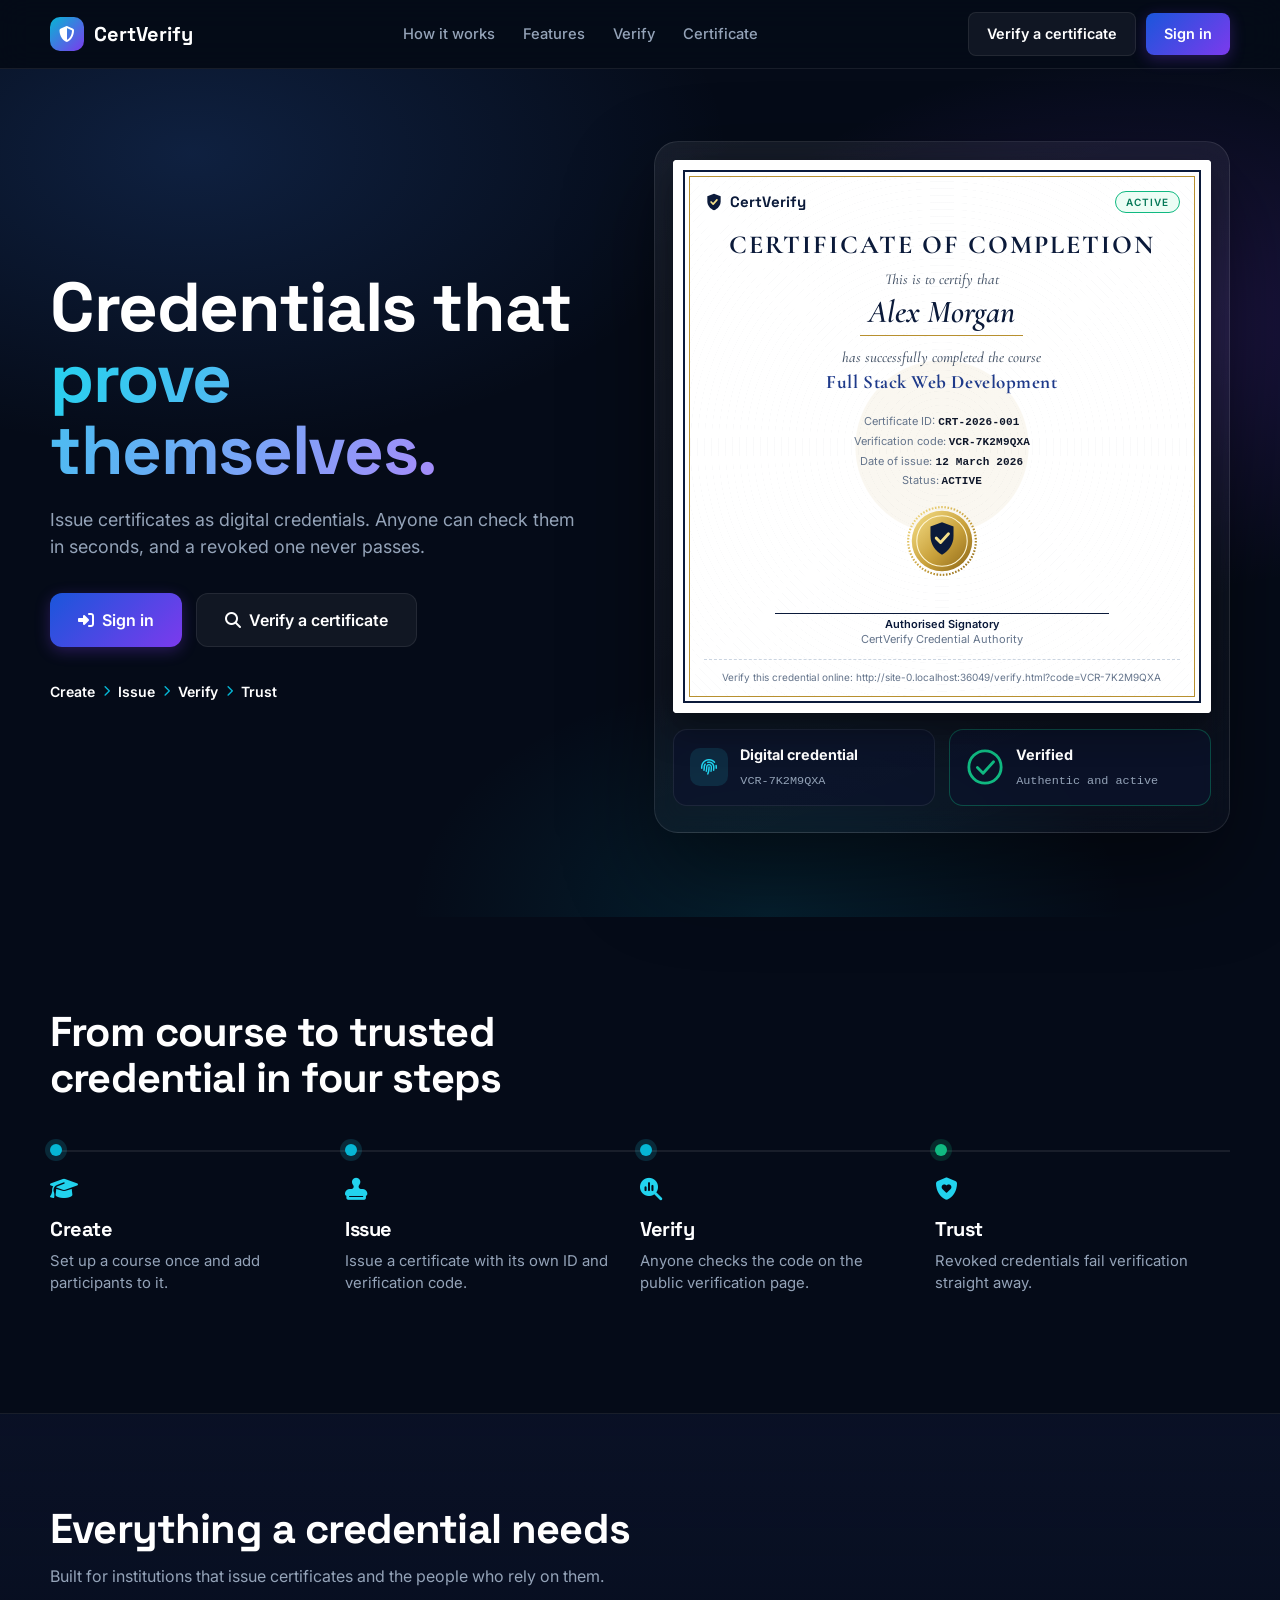
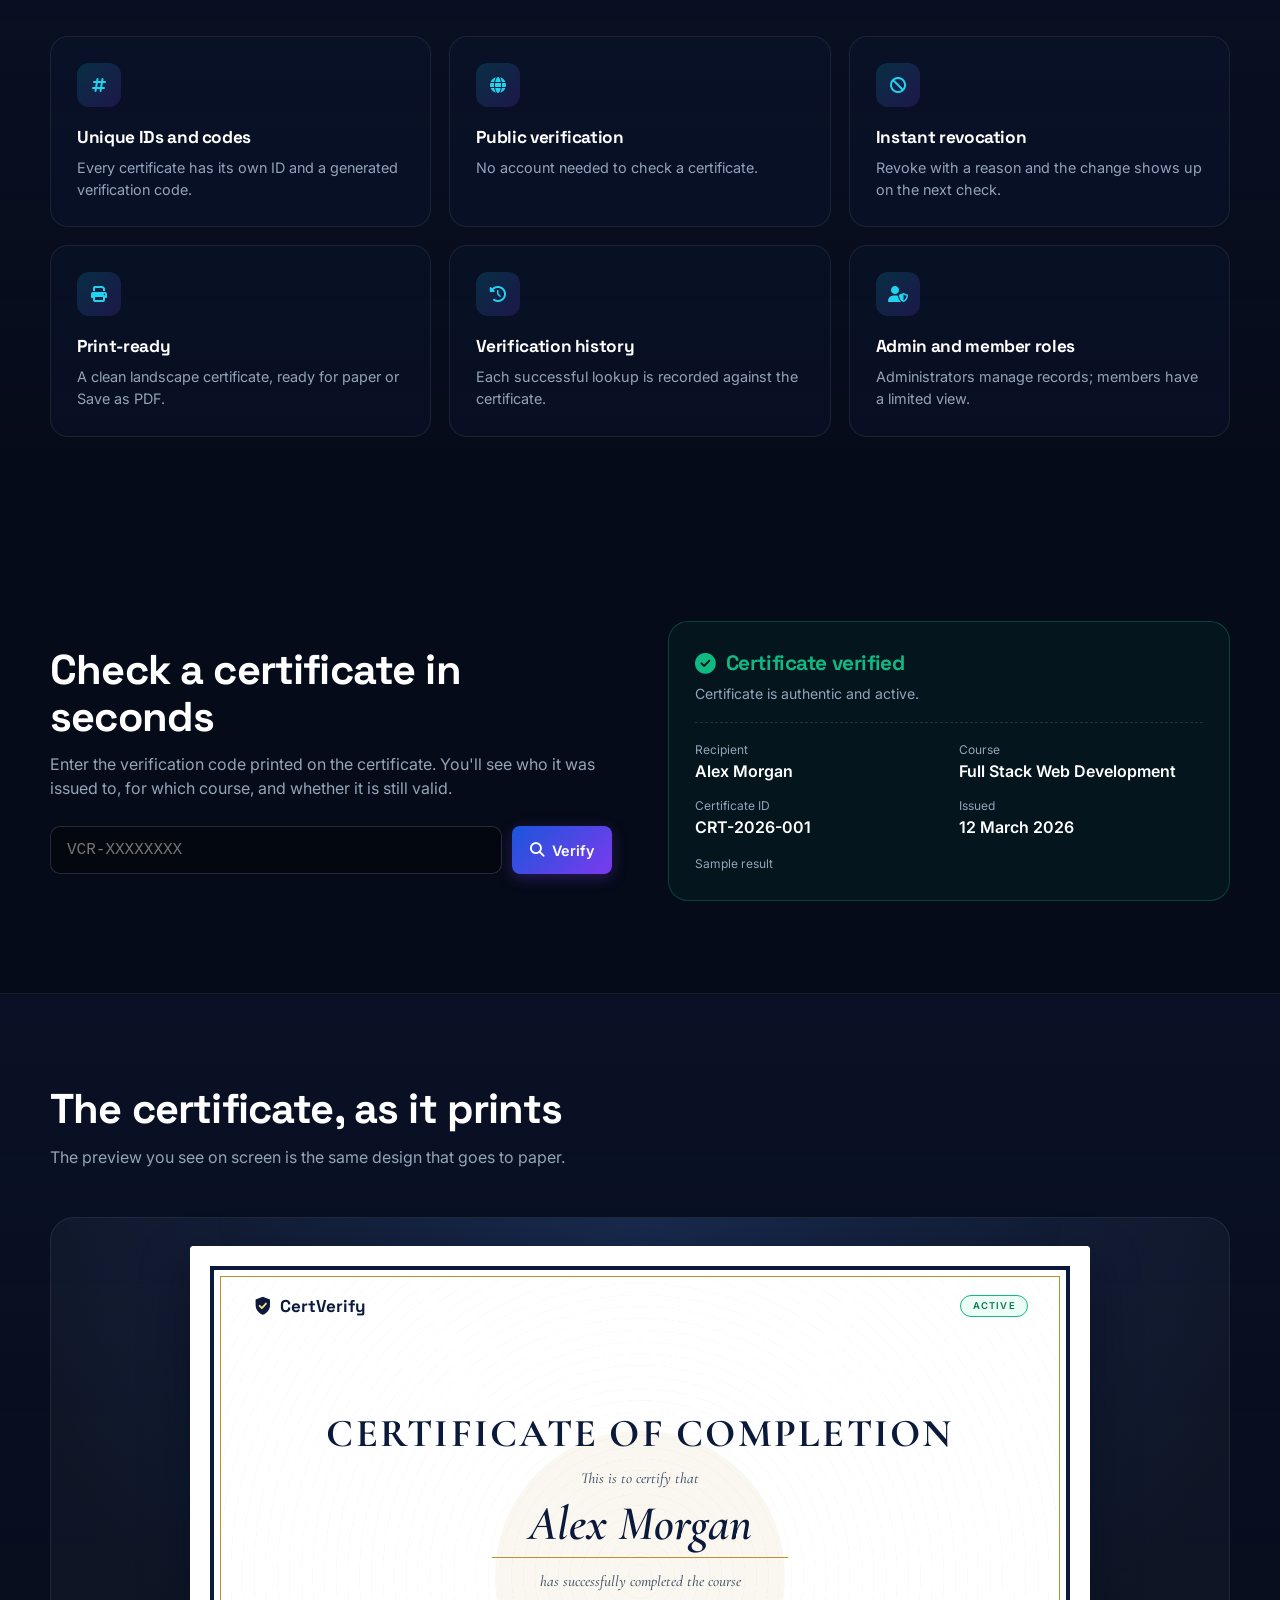
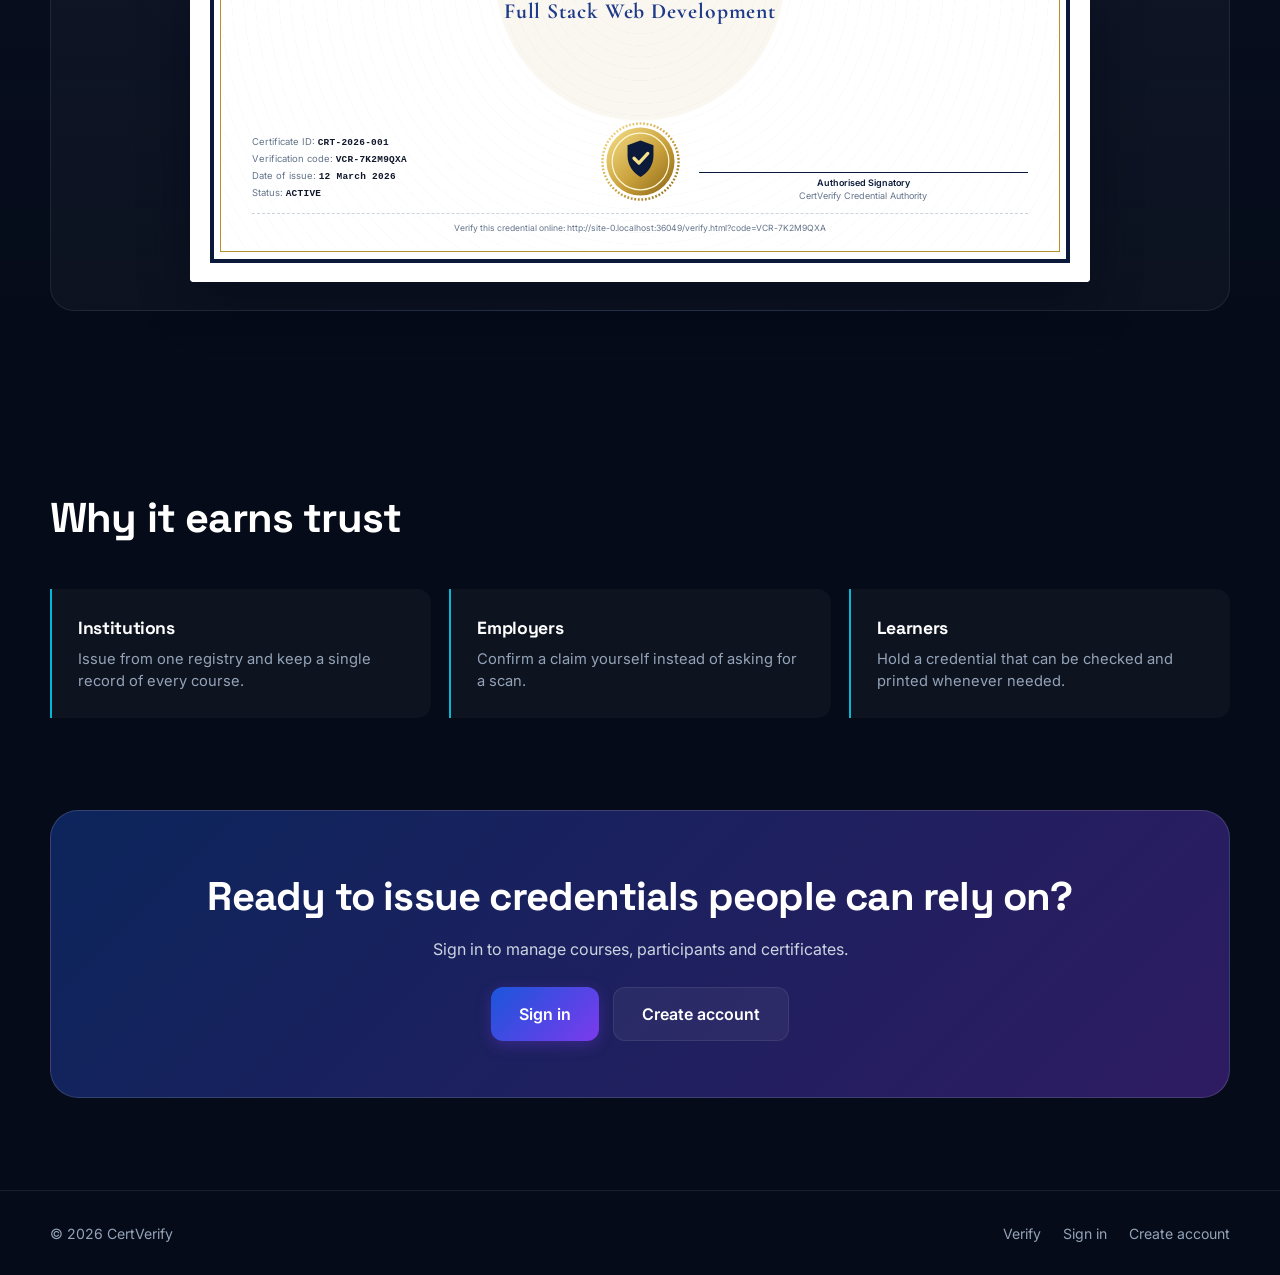
<file: src/main/resources/static/index.html>
<!DOCTYPE html>
<html lang="en">
<head>
  <meta charset="UTF-8"/>
  <meta name="viewport" content="width=device-width, initial-scale=1.0"/>
  <title>CertVerify – Digital credentials you can trust</title>
  <link rel="icon" href="data:image/svg+xml,%3Csvg xmlns=%27http://www.w3.org/2000/svg%27 viewBox=%270 0 100 100%27%3E%3Ctext y=%27.9em%27 font-size=%2790%27%3E%F0%9F%9B%A1%EF%B8%8F%3C/text%3E%3C/svg%3E"/>
  <link rel="stylesheet" href="https://cdnjs.cloudflare.com/ajax/libs/font-awesome/6.5.0/css/all.min.css"/>
  <link rel="stylesheet" href="css/style.css"/>
  <link rel="stylesheet" href="css/certificate.css"/>
  <link rel="stylesheet" href="css/landing.css"/>
</head>
<body class="lp">
<header class="lp-nav">
  <div class="lp-wrap">
    <div class="lp-nav-row">
      <a href="index.html" class="lp-brand"><i class="fa-solid fa-shield-halved"></i>CertVerify</a>
      <nav class="lp-links" aria-label="Primary"><a href="#how">How it works</a><a href="#features">Features</a><a href="#verify">Verify</a><a href="#preview">Certificate</a></nav>
      <div class="lp-cta">
        <a href="verify.html" class="btn btn-secondary btn-sm">Verify a certificate</a>
        <a href="login.html" class="btn btn-primary btn-sm">Sign in</a>
        <button class="lp-burger" id="lp-burger" aria-label="Open menu" aria-expanded="false"><i class="fa-solid fa-bars"></i></button>
      </div>
    </div>
    <nav class="lp-mobile" id="lp-mobile" aria-label="Mobile">
      <a href="#how">How it works</a><a href="#features">Features</a><a href="#verify">Verify</a><a href="#preview">Certificate</a>
      <a href="verify.html">Verify a certificate</a>
      <a href="login.html" class="btn btn-primary">Sign in</a>
    </nav>
  </div>
</header>

<main>
  <section class="lp-hero">
    <div class="lp-wrap lp-hero-grid">
      <div>
        <h1>Credentials that <span>prove themselves.</span></h1>
        <p class="lp-sub">Issue certificates as digital credentials. Anyone can check them in seconds, and a revoked one never passes.</p>
        <div class="lp-btns">
          <a href="login.html" class="btn btn-primary btn-lg"><i class="fa-solid fa-right-to-bracket"></i> Sign in</a>
          <a href="verify.html" class="btn btn-secondary btn-lg"><i class="fa-solid fa-magnifying-glass"></i> Verify a certificate</a>
        </div>
        <div class="lp-flow" aria-label="Create, issue, verify, trust"><b>Create</b><i class="fa-solid fa-chevron-right sep"></i><b>Issue</b><i class="fa-solid fa-chevron-right sep"></i><b>Verify</b><i class="fa-solid fa-chevron-right sep"></i><b>Trust</b></div>
      </div>
      <div class="lp-stage">
        <div id="hero-cert"></div>
        <div class="lp-chain">
          <div class="lp-chip"><i class="fa-solid fa-fingerprint"></i><div><strong>Digital credential</strong><small>VCR-7K2M9QXA</small></div></div>
          <div class="lp-chip"><svg class="lp-tick" width="38" height="38" viewBox="0 0 40 40" fill="none" stroke="#10b981" stroke-width="3" stroke-linecap="round" stroke-linejoin="round" aria-hidden="true"><circle cx="20" cy="20" r="17"/><path d="M12 20.5l6 6 11-12"/></svg><div><strong>Verified</strong><small>Authentic and active</small></div></div>
        </div>
      </div>
    </div>
  </section>

  <section class="lp-sec" id="how">
    <div class="lp-wrap">
      <div class="lp-head"><h2>From course to trusted credential in four steps</h2></div>
      <div class="lp-steps">
        <div class="lp-step"><i class="fa-solid fa-graduation-cap"></i><h3>Create</h3><p>Set up a course once and add participants to it.</p></div>
        <div class="lp-step"><i class="fa-solid fa-stamp"></i><h3>Issue</h3><p>Issue a certificate with its own ID and verification code.</p></div>
        <div class="lp-step"><i class="fa-solid fa-magnifying-glass-chart"></i><h3>Verify</h3><p>Anyone checks the code on the public verification page.</p></div>
        <div class="lp-step"><i class="fa-solid fa-shield-heart"></i><h3>Trust</h3><p>Revoked credentials fail verification straight away.</p></div>
      </div>
    </div>
  </section>

  <section class="lp-sec alt" id="features">
    <div class="lp-wrap">
      <div class="lp-head"><h2>Everything a credential needs</h2><p>Built for institutions that issue certificates and the people who rely on them.</p></div>
      <div class="lp-feats">
        <div class="lp-feat"><i class="fa-solid fa-hashtag"></i><h3>Unique IDs and codes</h3><p>Every certificate has its own ID and a generated verification code.</p></div>
        <div class="lp-feat"><i class="fa-solid fa-globe"></i><h3>Public verification</h3><p>No account needed to check a certificate.</p></div>
        <div class="lp-feat"><i class="fa-solid fa-ban"></i><h3>Instant revocation</h3><p>Revoke with a reason and the change shows up on the next check.</p></div>
        <div class="lp-feat"><i class="fa-solid fa-print"></i><h3>Print-ready</h3><p>A clean landscape certificate, ready for paper or Save as PDF.</p></div>
        <div class="lp-feat"><i class="fa-solid fa-clock-rotate-left"></i><h3>Verification history</h3><p>Each successful lookup is recorded against the certificate.</p></div>
        <div class="lp-feat"><i class="fa-solid fa-user-shield"></i><h3>Admin and member roles</h3><p>Administrators manage records; members have a limited view.</p></div>
      </div>
    </div>
  </section>

  <section class="lp-sec" id="verify">
    <div class="lp-wrap lp-split">
      <div>
        <div class="lp-head" style="margin-bottom:0"><h2>Check a certificate in seconds</h2><p>Enter the verification code printed on the certificate. You'll see who it was issued to, for which course, and whether it is still valid.</p></div>
        <form class="lp-verify-form" id="lp-verify" novalidate>
          <input id="lp-code" placeholder="VCR-XXXXXXXX" aria-label="Verification code" autocomplete="off"/>
          <button class="btn btn-primary" type="submit"><i class="fa-solid fa-magnifying-glass"></i> Verify</button>
        </form>
      </div>
      <div class="lp-result" aria-label="Sample verification result">
        <h3><i class="fa-solid fa-circle-check"></i> Certificate verified</h3>
        <p>Certificate is authentic and active.</p>
        <dl><div><dt>Recipient</dt><dd>Alex Morgan</dd></div><div><dt>Course</dt><dd>Full Stack Web Development</dd></div><div><dt>Certificate ID</dt><dd>CRT-2026-001</dd></div><div><dt>Issued</dt><dd>12 March 2026</dd></div></dl>
        <span class="lp-tag">Sample result</span>
      </div>
    </div>
  </section>

  <section class="lp-sec alt" id="preview">
    <div class="lp-wrap">
      <div class="lp-head"><h2>The certificate, as it prints</h2><p>The preview you see on screen is the same design that goes to paper.</p></div>
      <div class="lp-preview"><div id="preview-cert" style="width:100%;max-width:900px"></div></div>
    </div>
  </section>

  <section class="lp-sec">
    <div class="lp-wrap">
      <div class="lp-head"><h2>Why it earns trust</h2></div>
      <div class="lp-trust">
        <div><h3>Institutions</h3><p>Issue from one registry and keep a single record of every course.</p></div>
        <div><h3>Employers</h3><p>Confirm a claim yourself instead of asking for a scan.</p></div>
        <div><h3>Learners</h3><p>Hold a credential that can be checked and printed whenever needed.</p></div>
      </div>
    </div>
  </section>

  <div class="lp-wrap">
    <section class="lp-final">
      <h2>Ready to issue credentials people can rely on?</h2>
      <p>Sign in to manage courses, participants and certificates.</p>
      <div class="lp-btns"><a href="login.html" class="btn btn-primary btn-lg">Sign in</a><a href="register.html" class="btn btn-secondary btn-lg">Create account</a></div>
    </section>
  </div>
</main>

<footer class="lp-foot">
  <div class="lp-wrap lp-foot-row">
    <span>&copy; 2026 CertVerify</span>
    <nav aria-label="Footer"><a href="verify.html">Verify</a><a href="login.html">Sign in</a><a href="register.html">Create account</a></nav>
  </div>
</footer>

<script src="js/certificate.js"></script>
<script>
  const sample = { name: "Alex Morgan", course: "Full Stack Web Development", certificateId: "CRT-2026-001", verificationCode: "VCR-7K2M9QXA", issuedAt: "2026-03-12T10:00:00", status: "ACTIVE" };
  document.getElementById("hero-cert").innerHTML = CertView.render(sample);
  document.getElementById("preview-cert").innerHTML = CertView.render(sample);
  const burger = document.getElementById("lp-burger"), menu = document.getElementById("lp-mobile");
  burger.addEventListener("click", () => { const open = menu.classList.toggle("open"); burger.setAttribute("aria-expanded", open); });
  menu.addEventListener("click", (e) => { if (e.target.closest("a")) menu.classList.remove("open"); });
  document.getElementById("lp-verify").addEventListener("submit", (e) => {
    e.preventDefault();
    const c = document.getElementById("lp-code").value.trim();
    location.href = "verify.html" + (c ? "?code=" + encodeURIComponent(c) : "");
  });
</script>
</body>
</html>
</file>
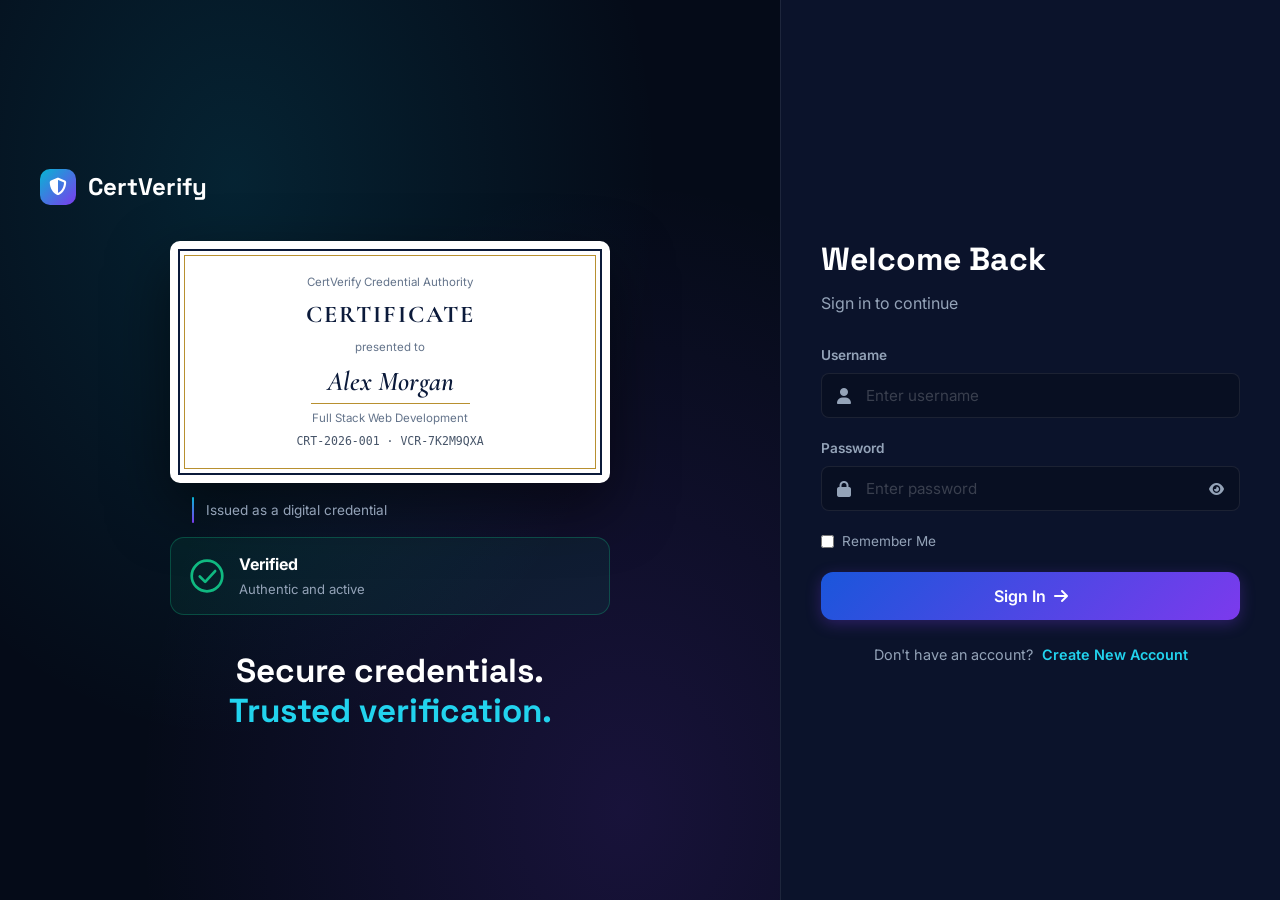
<file: src/main/resources/static/certificates.html>
<!DOCTYPE html>
<html lang="en">
<head>
  <link rel="icon" href="data:image/svg+xml,%3Csvg xmlns=%27http://www.w3.org/2000/svg%27 viewBox=%270 0 100 100%27%3E%3Ctext y=%27.9em%27 font-size=%2790%27%3E%F0%9F%9B%A1%EF%B8%8F%3C/text%3E%3C/svg%3E"/>
  <meta charset="UTF-8"/>
  <meta name="viewport" content="width=device-width, initial-scale=1.0"/>
  <title>Certificates – CertVerify</title>
  <link rel="stylesheet" href="https://cdnjs.cloudflare.com/ajax/libs/font-awesome/6.5.0/css/all.min.css"/>
  <link rel="stylesheet" href="css/style.css"/>
  <link rel="stylesheet" href="css/dashboard.css"/>
  <link rel="stylesheet" href="css/forms.css"/>
  <link rel="stylesheet" href="css/certificate.css"/>
  <link rel="stylesheet" href="css/responsive.css"/>
</head>
<body>
<div id="toast-container"></div>

<div class="app-layout">
  <aside class="sidebar" id="sidebar">
    <div class="sidebar-logo">
      <div class="sidebar-logo-icon"><i class="fa-solid fa-shield-halved"></i></div>
      <div class="sidebar-logo-text"><div class="sidebar-logo-name">CertVerify</div></div>
    </div>
    <nav class="sidebar-nav">
      <a class="nav-item" data-nav="dashboard" href="dashboard.html"><span class="nav-icon"><i class="fa-solid fa-gauge-high"></i></span>Dashboard</a>
      <a class="nav-item" data-nav="courses" href="courses.html"><span class="nav-icon"><i class="fa-solid fa-graduation-cap"></i></span>Courses</a>
      <a class="nav-item admin-only" data-nav="participants" href="participants.html"><span class="nav-icon"><i class="fa-solid fa-users"></i></span>Participants</a>
      <a class="nav-item active" data-nav="certificates" href="certificates.html"><span class="nav-icon"><i class="fa-solid fa-certificate"></i></span>Certificates</a>
      <a class="nav-item admin-only" data-nav="issue" href="issue-certificate.html"><span class="nav-icon"><i class="fa-solid fa-plus-circle"></i></span>Issue Certificate</a>
      <a class="nav-item" data-nav="verify" href="verify.html"><span class="nav-icon"><i class="fa-solid fa-search"></i></span>Verify Certificate</a>
      <a class="nav-item" data-nav="statistics" href="statistics.html"><span class="nav-icon"><i class="fa-solid fa-chart-pie"></i></span>Statistics</a>
      <div class="nav-divider"></div>
      <a class="nav-item" data-nav="profile" href="profile.html"><span class="nav-icon"><i class="fa-solid fa-user"></i></span>Profile</a>
    </nav>
    <div class="sidebar-footer">
      <div class="user-dropdown hidden" id="sidebar-dropdown">
        <div class="dropdown-item" id="sidebar-profile-link"><i class="fa-solid fa-user"></i> Profile</div>
        <div class="dropdown-item danger" id="sidebar-logout"><i class="fa-solid fa-right-from-bracket"></i> Logout</div>
      </div>
      <div class="sidebar-user" id="sidebar-user">
        <div class="user-avatar"></div>
        <div class="user-info"><div class="user-name"></div><div class="user-role"></div></div>
        <i class="fa-solid fa-chevron-up user-dropdown-btn"></i>
      </div>
    </div>
  </aside>
  <div class="sidebar-overlay" id="sidebar-overlay"></div>

  <div class="main-content">
    <header class="topbar">
      <div style="display:flex;align-items:center;gap:12px">
        <button class="hamburger" id="hamburger" aria-label="Menu"><i class="fa-solid fa-bars"></i></button>
        <h2 id="topbar-greeting">Credential Vault</h2>
      </div>
      <div class="topbar-right">
        <a href="issue-certificate.html" class="btn btn-primary btn-sm admin-only"><i class="fa-solid fa-plus"></i> Issue New</a>
        <div class="topbar-user" id="topbar-user">
          <div class="topbar-avatar"></div>
          <span class="topbar-username">User</span>
          <i class="fa-solid fa-chevron-down" style="font-size:0.7rem;color:var(--text-sec)"></i>
          <div class="topbar-dropdown hidden" id="topbar-dropdown">
            <div class="dropdown-item" id="topbar-profile"><i class="fa-solid fa-user"></i> Profile</div>
            <div class="dropdown-item danger" id="topbar-logout"><i class="fa-solid fa-right-from-bracket"></i> Logout</div>
          </div>
        </div>
      </div>
    </header>

    <main class="page-content">
      <div class="page-header">
        <div>
          <h1>Certificates</h1>
          <p style="color:var(--text-sec)">Secure registry of all issued credentials</p>
        </div>
        <div class="search-bar" style="margin-left:auto"><i class="fa-solid fa-search"></i><input type="search" id="search-input" class="form-control" placeholder="Search ID, code or name…" aria-label="Search"/></div>
        <select id="filter-status" class="form-control" style="width:auto; padding: 10px 40px 10px 16px;">
          <option value="">All Status</option>
          <option value="ACTIVE">Active</option>
          <option value="REVOKED">Revoked</option>
        </select>
      </div>

      <div class="section-card"><div class="table-scroll" id="data-grid"></div></div>
    </main>
  </div>
</div>

<!-- View Modal -->
<div class="modal-overlay hidden" id="view-modal">
  <div class="modal" style="max-width:900px">
    <div class="modal-header">
      <h3 class="modal-title"><i class="fa-solid fa-certificate"></i> Certificate</h3>
      <button class="modal-close" onclick="Modal.close('view-modal')" aria-label="Close"><i class="fa-solid fa-xmark"></i></button>
    </div>
    <div id="view-body"></div>
  </div>
</div>

<!-- Revoke Modal -->
<div class="modal-overlay hidden" id="revoke-modal">
  <div class="modal">
    <div class="modal-header">
      <h3 class="modal-title" style="color:var(--red)"><i class="fa-solid fa-ban"></i> Revoke Certificate</h3>
      <button class="modal-close" onclick="Modal.close('revoke-modal')"><i class="fa-solid fa-xmark"></i></button>
    </div>
    <p style="color:var(--text-sec); margin-bottom: 20px;">This action marks the credential as invalid publicly. Cannot be undone.</p>
    <form id="revoke-form" novalidate>
      <input type="hidden" id="revoke-cert-id"/>
      <div class="form-group">
        <label class="form-label" for="revoke-reason">Reason for Revocation</label>
        <textarea id="revoke-reason" class="form-control" required placeholder="e.g. Duplicate credential..."></textarea>
      </div>
      <div class="modal-footer">
        <button type="button" class="btn btn-secondary" onclick="Modal.close('revoke-modal')">Cancel</button>
        <button type="submit" class="btn btn-danger" id="revoke-submit-btn">Revoke Certificate</button>
      </div>
    </form>
  </div>
</div>

<script src="js/api.js"></script>
<script src="js/auth.js"></script>
<script src="js/common.js"></script>
<script src="js/certificate.js"></script>
<script src="js/certificates.js"></script>
</body>
</html>
</file>
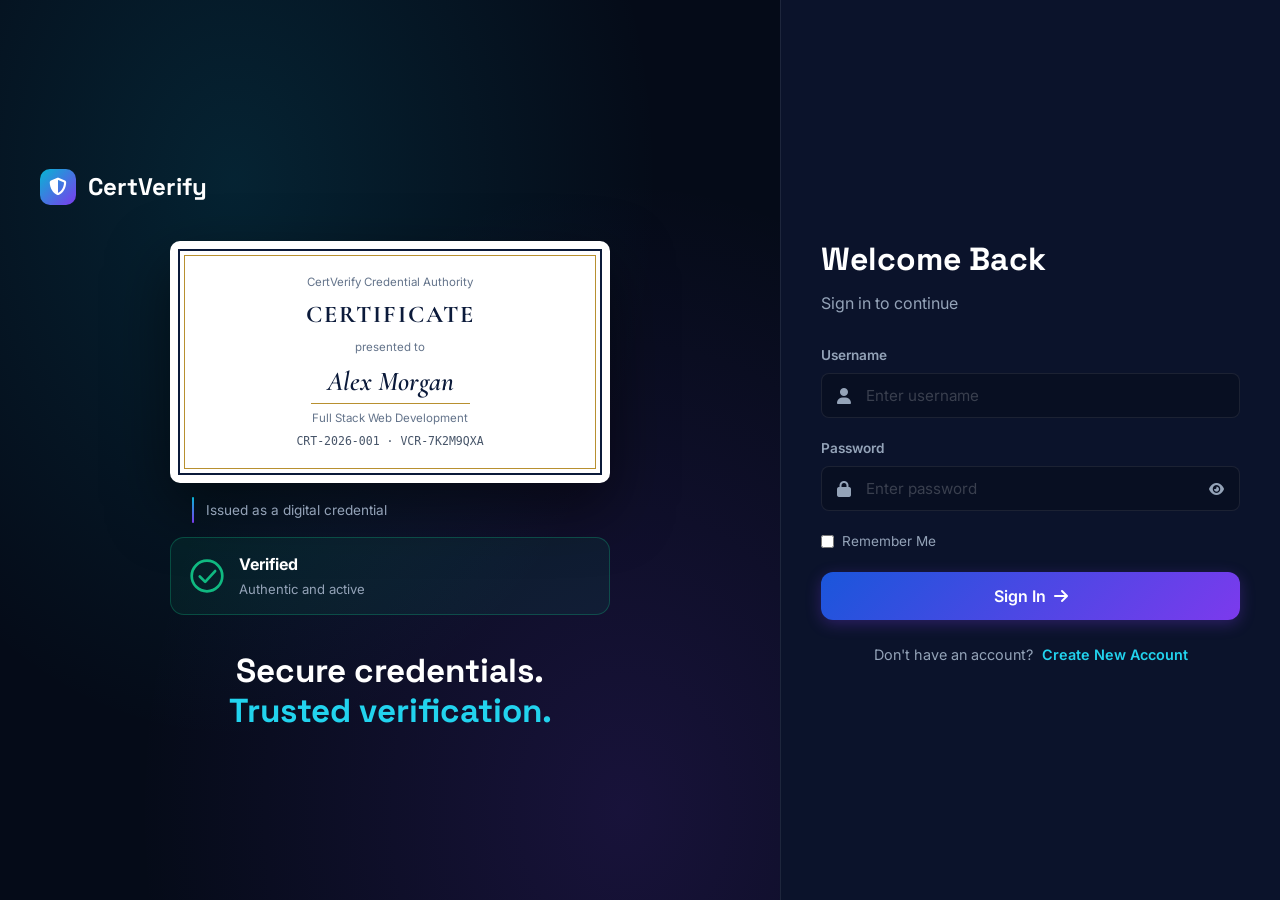
<file: src/main/resources/static/courses.html>
<!DOCTYPE html>
<html lang="en">
<head>
  <link rel="icon" href="data:image/svg+xml,%3Csvg xmlns=%27http://www.w3.org/2000/svg%27 viewBox=%270 0 100 100%27%3E%3Ctext y=%27.9em%27 font-size=%2790%27%3E%F0%9F%9B%A1%EF%B8%8F%3C/text%3E%3C/svg%3E"/>
  <meta charset="UTF-8"/>
  <meta name="viewport" content="width=device-width, initial-scale=1.0"/>
  <title>Courses – CertVerify</title>
  <link rel="stylesheet" href="https://cdnjs.cloudflare.com/ajax/libs/font-awesome/6.5.0/css/all.min.css"/>
  <link rel="stylesheet" href="css/style.css"/>
  <link rel="stylesheet" href="css/dashboard.css"/>
  <link rel="stylesheet" href="css/forms.css"/>
  <link rel="stylesheet" href="css/responsive.css"/>
</head>
<body>
<div id="toast-container"></div>

<div class="app-layout">
  <aside class="sidebar" id="sidebar">
    <!-- Same Sidebar -->
    <div class="sidebar-logo">
      <div class="sidebar-logo-icon"><i class="fa-solid fa-shield-halved"></i></div>
      <div class="sidebar-logo-text"><div class="sidebar-logo-name">CertVerify</div></div>
    </div>
    <nav class="sidebar-nav">
      <a class="nav-item" data-nav="dashboard" href="dashboard.html"><span class="nav-icon"><i class="fa-solid fa-gauge-high"></i></span>Dashboard</a>
      <a class="nav-item active" data-nav="courses" href="courses.html"><span class="nav-icon"><i class="fa-solid fa-graduation-cap"></i></span>Courses</a>
      <a class="nav-item admin-only" data-nav="participants" href="participants.html"><span class="nav-icon"><i class="fa-solid fa-users"></i></span>Participants</a>
      <a class="nav-item" data-nav="certificates" href="certificates.html"><span class="nav-icon"><i class="fa-solid fa-certificate"></i></span>Certificates</a>
      <a class="nav-item admin-only" data-nav="issue" href="issue-certificate.html"><span class="nav-icon"><i class="fa-solid fa-plus-circle"></i></span>Issue Certificate</a>
      <a class="nav-item" data-nav="verify" href="verify.html"><span class="nav-icon"><i class="fa-solid fa-search"></i></span>Verify Certificate</a>
      <a class="nav-item" data-nav="statistics" href="statistics.html"><span class="nav-icon"><i class="fa-solid fa-chart-pie"></i></span>Statistics</a>
      <div class="nav-divider"></div>
      <a class="nav-item" data-nav="profile" href="profile.html"><span class="nav-icon"><i class="fa-solid fa-user"></i></span>Profile</a>
    </nav>
    <div class="sidebar-footer">
      <div class="user-dropdown hidden" id="sidebar-dropdown">
        <div class="dropdown-item" id="sidebar-profile-link"><i class="fa-solid fa-user"></i> Profile</div>
        <div class="dropdown-item danger" id="sidebar-logout"><i class="fa-solid fa-right-from-bracket"></i> Logout</div>
      </div>
      <div class="sidebar-user" id="sidebar-user">
        <div class="user-avatar"></div>
        <div class="user-info"><div class="user-name"></div><div class="user-role"></div></div>
        <i class="fa-solid fa-chevron-up user-dropdown-btn"></i>
      </div>
    </div>
  </aside>
  <div class="sidebar-overlay" id="sidebar-overlay"></div>

  <div class="main-content">
    <header class="topbar">
      <div style="display:flex;align-items:center;gap:12px">
        <button class="hamburger" id="hamburger" aria-label="Menu"><i class="fa-solid fa-bars"></i></button>
        <h2 id="topbar-greeting">Learning Library</h2>
      </div>
      <div class="topbar-right">
        <a href="issue-certificate.html" class="btn btn-primary btn-sm admin-only"><i class="fa-solid fa-plus"></i> Issue New</a>
        <div class="topbar-user" id="topbar-user">
          <div class="topbar-avatar"></div>
          <span class="topbar-username">User</span>
          <i class="fa-solid fa-chevron-down" style="font-size:0.7rem;color:var(--text-sec)"></i>
          <div class="topbar-dropdown hidden" id="topbar-dropdown">
            <div class="dropdown-item" id="topbar-profile"><i class="fa-solid fa-user"></i> Profile</div>
            <div class="dropdown-item danger" id="topbar-logout"><i class="fa-solid fa-right-from-bracket"></i> Logout</div>
          </div>
        </div>
      </div>
    </header>

    <main class="page-content">
      <div class="page-header">
        <div>
          <h1>Courses</h1>
          <p style="color:var(--text-sec)">Manage your learning modules</p>
        </div>
        <button class="btn btn-primary admin-only" id="btn-add-course"><i class="fa-solid fa-plus"></i> Add Course</button>
      </div>

      <div class="toolbar"><div class="search-bar"><i class="fa-solid fa-search"></i><input type="search" id="search-input" class="form-control" placeholder="Search courses by title or description…" aria-label="Search"/></div></div>

      <div id="data-grid" class="grid-layout">
        <!-- Cards will render here -->
      </div>
    </main>
  </div>
</div>

<!-- Add/Edit Modal -->
<div class="modal-overlay hidden" id="course-modal">
  <div class="modal">
    <div class="modal-header">
      <h3 class="modal-title" id="course-modal-title">Add Course</h3>
      <button class="modal-close" onclick="Modal.close('course-modal')"><i class="fa-solid fa-xmark"></i></button>
    </div>
    <form id="course-form" novalidate>
      <input type="hidden" id="course-id"/>
      <div class="form-group">
        <label class="form-label" for="course-title">Course Title</label>
        <div class="input-with-icon">
          <i class="fa-solid fa-graduation-cap input-icon"></i>
          <input type="text" id="course-title" class="form-control" placeholder="e.g. Java Development" required/>
        </div>
      </div>
      <div class="form-group">
        <label class="form-label" for="course-desc">Description</label>
        <textarea id="course-desc" class="form-control" placeholder="Brief description..."></textarea>
      </div>
      <div class="modal-footer">
        <button type="button" class="btn btn-secondary" onclick="Modal.close('course-modal')">Cancel</button>
        <button type="submit" class="btn btn-primary" id="course-submit-btn">Save</button>
      </div>
    </form>
  </div>
</div>

<script src="js/api.js"></script>
<script src="js/auth.js"></script>
<script src="js/common.js"></script>
<script src="js/courses.js"></script>
</body>
</html>
</file>
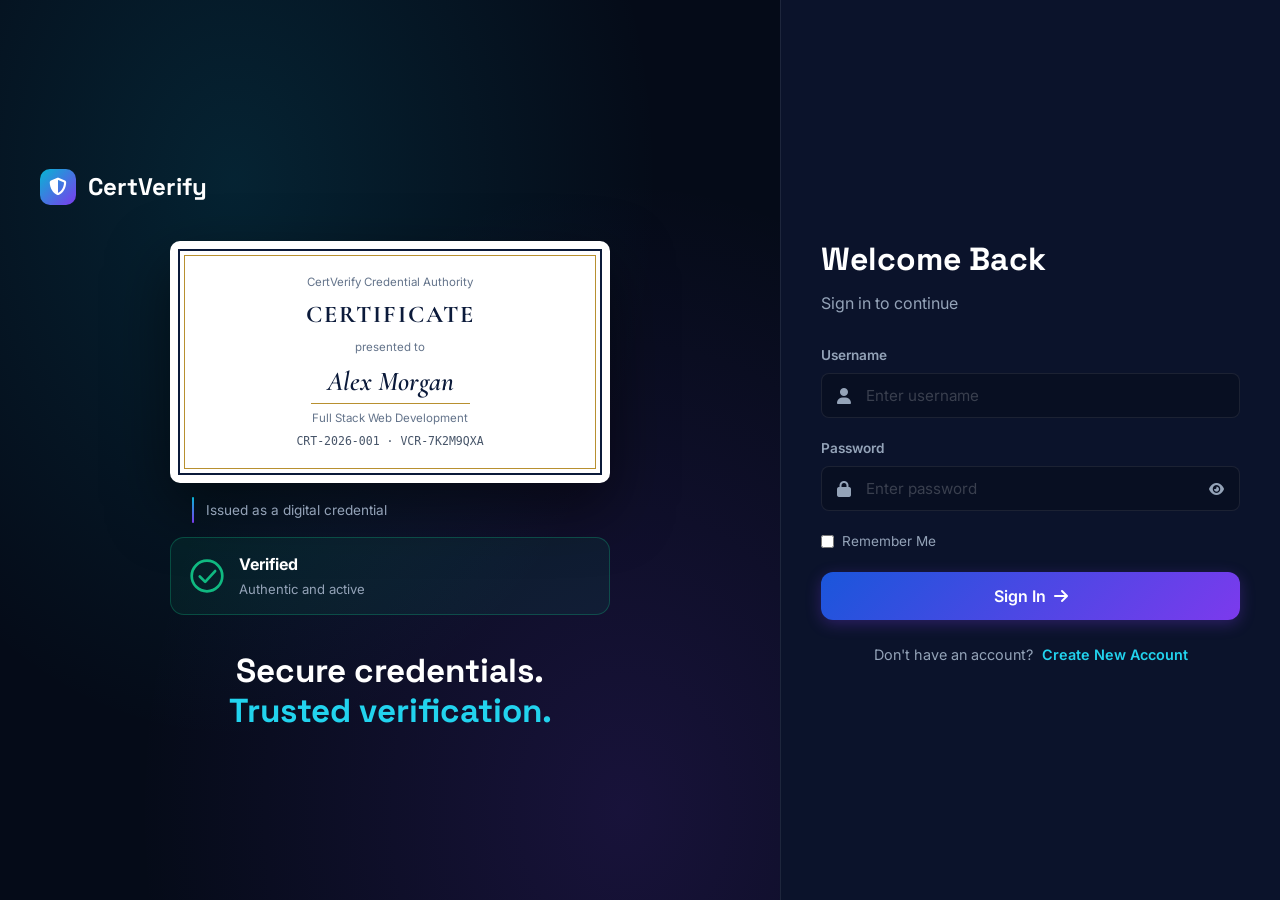
<file: src/main/resources/static/dashboard.html>
<!DOCTYPE html>
<html lang="en">
<head>
  <link rel="icon" href="data:image/svg+xml,%3Csvg xmlns=%27http://www.w3.org/2000/svg%27 viewBox=%270 0 100 100%27%3E%3Ctext y=%27.9em%27 font-size=%2790%27%3E%F0%9F%9B%A1%EF%B8%8F%3C/text%3E%3C/svg%3E"/>
  <meta charset="UTF-8"/>
  <meta name="viewport" content="width=device-width, initial-scale=1.0"/>
  <title>Command Center – CertVerify</title>
  <link rel="stylesheet" href="https://cdnjs.cloudflare.com/ajax/libs/font-awesome/6.5.0/css/all.min.css"/>
  <link rel="stylesheet" href="css/style.css"/>
  <link rel="stylesheet" href="css/dashboard.css"/>
  <link rel="stylesheet" href="css/forms.css"/>
  <link rel="stylesheet" href="css/responsive.css"/>
</head>
<body>
<div id="toast-container"></div>

<div class="app-layout">
  <aside class="sidebar" id="sidebar">
    <div class="sidebar-logo">
      <div class="sidebar-logo-icon"><i class="fa-solid fa-shield-halved"></i></div>
      <div class="sidebar-logo-text">
        <div class="sidebar-logo-name">CertVerify</div>
      </div>
    </div>
    <nav class="sidebar-nav">
      <a class="nav-item active" data-nav="dashboard" href="dashboard.html"><span class="nav-icon"><i class="fa-solid fa-gauge-high"></i></span>Dashboard</a>
      <a class="nav-item" data-nav="courses" href="courses.html"><span class="nav-icon"><i class="fa-solid fa-graduation-cap"></i></span>Courses</a>
      <a class="nav-item admin-only" data-nav="participants" href="participants.html"><span class="nav-icon"><i class="fa-solid fa-users"></i></span>Participants</a>
      <a class="nav-item" data-nav="certificates" href="certificates.html"><span class="nav-icon"><i class="fa-solid fa-certificate"></i></span>Certificates</a>
      <a class="nav-item admin-only" data-nav="issue" href="issue-certificate.html"><span class="nav-icon"><i class="fa-solid fa-plus-circle"></i></span>Issue Certificate</a>
      <a class="nav-item" data-nav="verify" href="verify.html"><span class="nav-icon"><i class="fa-solid fa-search"></i></span>Verify Certificate</a>
      <a class="nav-item" data-nav="statistics" href="statistics.html"><span class="nav-icon"><i class="fa-solid fa-chart-pie"></i></span>Statistics</a>
      <div class="nav-divider"></div>
      <a class="nav-item" data-nav="profile" href="profile.html"><span class="nav-icon"><i class="fa-solid fa-user"></i></span>Profile</a>
    </nav>
    <div class="sidebar-footer">
      <div class="user-dropdown hidden" id="sidebar-dropdown">
        <div class="dropdown-item" id="sidebar-profile-link"><i class="fa-solid fa-user"></i> Profile</div>
        <div class="dropdown-item danger" id="sidebar-logout"><i class="fa-solid fa-right-from-bracket"></i> Logout</div>
      </div>
      <div class="sidebar-user" id="sidebar-user">
        <div class="user-avatar"></div>
        <div class="user-info"><div class="user-name"></div><div class="user-role"></div></div>
        <i class="fa-solid fa-chevron-up user-dropdown-btn"></i>
      </div>
    </div>
  </aside>
  <div class="sidebar-overlay" id="sidebar-overlay"></div>

  <div class="main-content">
    <header class="topbar">
      <div style="display:flex;align-items:center;gap:12px">
        <button class="hamburger" id="hamburger"><i class="fa-solid fa-bars"></i></button>
        <div class="topbar-left">
          <h2 id="topbar-greeting">Dashboard</h2>
          <p>CertVerify</p>
        </div>
      </div>
      <div class="topbar-right">
        <a href="issue-certificate.html" class="btn btn-primary btn-sm admin-only"><i class="fa-solid fa-plus"></i> Issue certificate</a>
        <div class="topbar-user" id="topbar-user">
          <div class="topbar-avatar"></div>
          <span class="topbar-username"></span>
          <i class="fa-solid fa-chevron-down" style="font-size:0.7rem;color:var(--text-sec)"></i>
          <div class="topbar-dropdown hidden" id="topbar-dropdown">
            <div class="dropdown-item" id="topbar-profile"><i class="fa-solid fa-user"></i> Profile</div>
            <div class="dropdown-item danger" id="topbar-logout"><i class="fa-solid fa-right-from-bracket"></i> Logout</div>
          </div>
        </div>
      </div>
    </header>

    <main class="page-content">
      <!-- ADMIN: system-wide statistics -->
      <section id="admin-view" class="hidden">
        <div class="page-header"><div><h1>System overview</h1><p class="page-sub">Every course, participant and certificate in the registry.</p></div></div>
        <div class="stat-grid">
          <div class="stat-card"><div class="stat-icon" style="background:rgba(6,182,212,0.15);color:var(--cyan)"><i class="fa-solid fa-graduation-cap"></i></div><div class="stat-details"><div class="stat-value" id="dash-courses">0</div><div class="stat-label">Total Courses</div></div></div>
          <div class="stat-card"><div class="stat-icon" style="background:rgba(124,58,237,0.15);color:var(--violet-light)"><i class="fa-solid fa-users"></i></div><div class="stat-details"><div class="stat-value" id="dash-participants">0</div><div class="stat-label">Total Participants</div></div></div>
          <div class="stat-card"><div class="stat-icon" style="background:rgba(26,86,219,0.15);color:var(--blue-light)"><i class="fa-solid fa-certificate"></i></div><div class="stat-details"><div class="stat-value" id="dash-certs">0</div><div class="stat-label">Total Certificates</div></div></div>
          <div class="stat-card"><div class="stat-icon" style="background:rgba(16,185,129,0.15);color:var(--green)"><i class="fa-solid fa-circle-check"></i></div><div class="stat-details"><div class="stat-value" id="dash-active">0</div><div class="stat-label">Active Certificates</div></div></div>
          <div class="stat-card"><div class="stat-icon" style="background:rgba(239,68,68,0.15);color:var(--red)"><i class="fa-solid fa-ban"></i></div><div class="stat-details"><div class="stat-value" id="dash-revoked">0</div><div class="stat-label">Revoked Certificates</div></div></div>
        </div>
        <div class="dash-cols">
          <div class="section-card">
            <div class="section-card-header"><h3 class="section-card-title"><i class="fa-solid fa-clock-rotate-left" style="color:var(--cyan);margin-right:8px"></i>Recent certificates</h3><a href="certificates.html" class="btn btn-secondary btn-sm">View all</a></div>
            <div class="table-scroll"><table class="data-table"><thead><tr><th>Certificate</th><th>Status</th><th>Issued</th><th></th></tr></thead><tbody id="dash-recent-tbody"></tbody></table></div>
          </div>
          <div class="section-card" id="course-participation">
            <div class="section-card-header"><h3 class="section-card-title"><i class="fa-solid fa-diagram-project" style="color:var(--cyan);margin-right:8px"></i>Courses</h3><a href="courses.html" class="btn btn-secondary btn-sm">Manage</a></div>
            <div class="section-card-body" id="course-participation-body"></div>
          </div>
        </div>
      </section>

      <!-- USER: personal view. Certificate ownership is NOT available from the backend (see BACKEND_OWNERSHIP_PATCH.md). -->
      <section id="user-view" class="hidden">
        <div class="page-header"><div><h1 id="user-welcome">Welcome</h1><p class="page-sub">Your CertVerify account</p></div></div>
        <div class="dash-cols user-cols">
          <div class="section-card">
            <div class="section-card-header"><h3 class="section-card-title"><i class="fa-solid fa-certificate" style="color:var(--cyan);margin-right:8px"></i>My certificates</h3></div>
            <div class="section-card-body">
              <div class="notice"><i class="fa-solid fa-circle-info"></i>
                <div><strong>Your personal certificate history isn't available yet.</strong>
                <p>The server doesn't yet record which certificates belong to which account, so CertVerify can't safely show your totals, or hide other people's certificates. Showing anything here would be guesswork, so it shows nothing instead.</p>
                <p>You can still view and print any certificate you hold the verification code for.</p></div></div>
              <form id="quick-verify" class="inline-form" novalidate>
                <input id="quick-code" class="form-control" placeholder="Verification code, e.g. VCR-XXXXXXXX" aria-label="Verification code" autocomplete="off"/>
                <button class="btn btn-primary" type="submit"><i class="fa-solid fa-magnifying-glass"></i> Verify &amp; view</button>
              </form>
            </div>
          </div>
          <div class="section-card">
            <div class="section-card-header"><h3 class="section-card-title"><i class="fa-solid fa-id-badge" style="color:var(--cyan);margin-right:8px"></i>Account</h3></div>
            <div class="section-card-body">
              <div class="acct"><div class="acct-av" id="acct-av"></div><div><strong id="acct-name"></strong><small id="acct-user"></small></div></div>
              <div class="acct-actions"><a class="btn btn-secondary btn-sm" href="profile.html"><i class="fa-solid fa-user"></i> Profile</a><a class="btn btn-secondary btn-sm" href="profile.html#password"><i class="fa-solid fa-key"></i> Change password</a></div>
            </div>
          </div>
        </div>
      </section>
    </main>
  </div>
</div>

<script src="js/api.js"></script>
<script src="js/auth.js"></script>
<script src="js/common.js"></script>
<script src="js/dashboard.js"></script>
</body>
</html>
</file>
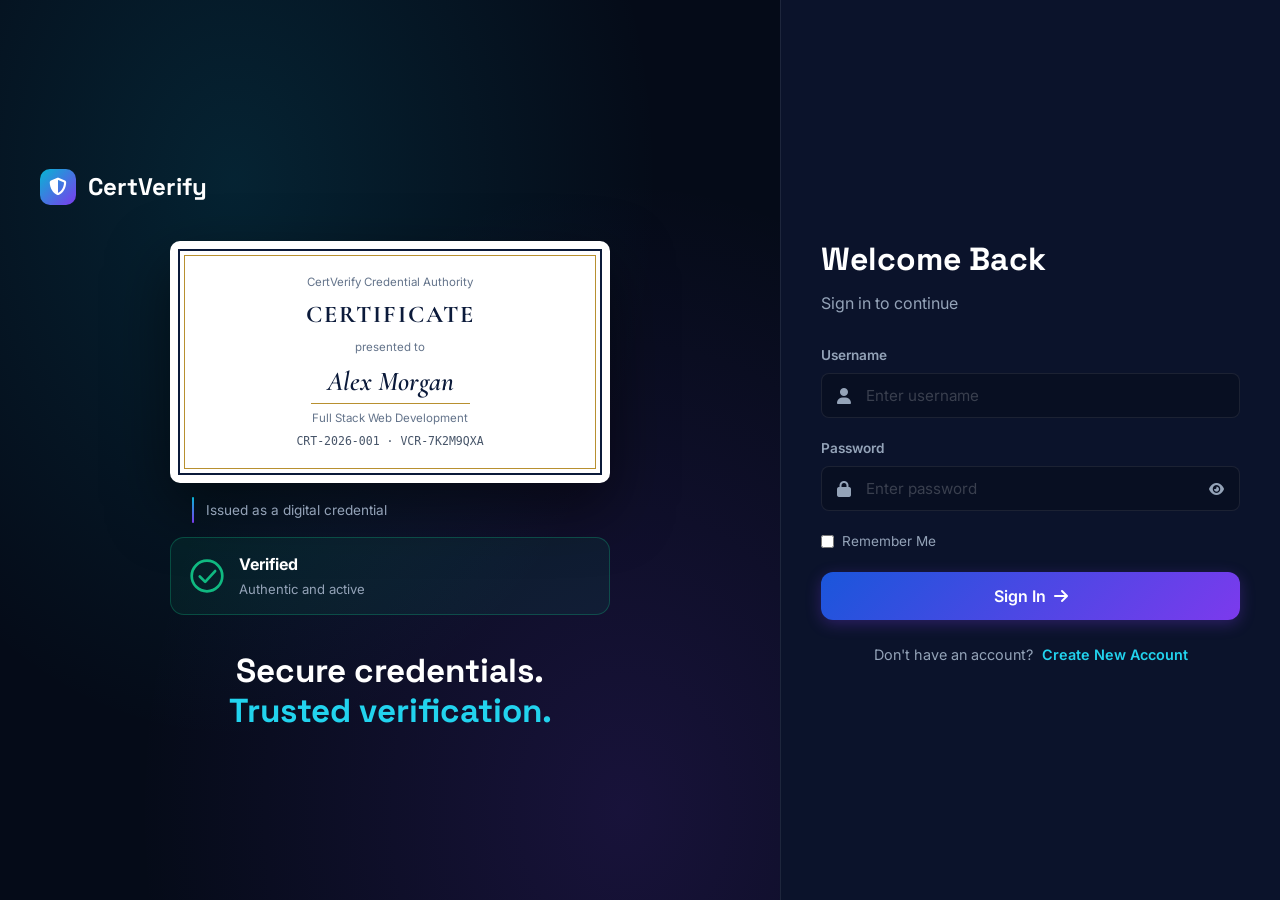
<file: src/main/resources/static/issue-certificate.html>
<!DOCTYPE html>
<html lang="en">
<head>
  <link rel="icon" href="data:image/svg+xml,%3Csvg xmlns=%27http://www.w3.org/2000/svg%27 viewBox=%270 0 100 100%27%3E%3Ctext y=%27.9em%27 font-size=%2790%27%3E%F0%9F%9B%A1%EF%B8%8F%3C/text%3E%3C/svg%3E"/>
  <meta charset="UTF-8"/>
  <meta name="viewport" content="width=device-width, initial-scale=1.0"/>
  <title>Issue Certificate – CertVerify</title>
  <link rel="stylesheet" href="https://cdnjs.cloudflare.com/ajax/libs/font-awesome/6.5.0/css/all.min.css"/>
  <link rel="stylesheet" href="css/style.css"/>
  <link rel="stylesheet" href="css/dashboard.css"/>
  <link rel="stylesheet" href="css/forms.css"/>
  <link rel="stylesheet" href="css/responsive.css"/>
  <style>
    .studio-layout { display: grid; grid-template-columns: 1fr 1fr; gap: 40px; align-items: start; }
    @media (max-width: 900px) { .studio-layout { grid-template-columns: 1fr; } }
    
    .cert-preview-card { background: var(--bg-sec); border: 1px solid var(--border); border-radius: 16px; padding: 30px; box-shadow: 0 30px 60px rgba(0,0,0,0.4), var(--glow-cyan); position: relative; overflow: hidden; }
    .cert-preview-card::before { content: ''; position: absolute; top: 0; left: 0; right: 0; height: 4px; background: linear-gradient(90deg, var(--cyan), var(--violet)); }
    .cert-p-header { display: flex; justify-content: space-between; align-items: flex-start; margin-bottom: 20px; }
    .cert-p-logo { font-size: 1.5rem; color: var(--cyan); }
    .cert-p-title { font-size: 0.7rem; text-transform: uppercase; letter-spacing: 2px; color: var(--text-sec); margin-bottom: 4px; }
    .cert-p-name { font-family: var(--font-display); font-size: 1.8rem; font-weight: 700; color: #fff; margin-bottom: 4px; }
    .cert-p-course { font-size: 0.9rem; color: var(--cyan-light); margin-bottom: 30px; font-weight: 500; }
    .cert-p-grid { display: grid; grid-template-columns: 1fr 1fr; gap: 10px; border-top: 1px dashed rgba(255,255,255,0.1); padding-top: 16px; }
    .cert-p-label { font-size: 0.65rem; color: var(--text-sec); text-transform: uppercase; margin-bottom: 2px; }
    .cert-p-value { font-family: monospace; font-size: 0.85rem; color: #fff; font-weight: 600; }
  </style>
</head>
<body>
<div id="toast-container"></div>

<div class="app-layout">
  <aside class="sidebar" id="sidebar">
    <div class="sidebar-logo">
      <div class="sidebar-logo-icon"><i class="fa-solid fa-shield-halved"></i></div>
      <div class="sidebar-logo-text"><div class="sidebar-logo-name">CertVerify</div></div>
    </div>
    <nav class="sidebar-nav">
      <a class="nav-item" data-nav="dashboard" href="dashboard.html"><span class="nav-icon"><i class="fa-solid fa-gauge-high"></i></span>Dashboard</a>
      <a class="nav-item" data-nav="courses" href="courses.html"><span class="nav-icon"><i class="fa-solid fa-graduation-cap"></i></span>Courses</a>
      <a class="nav-item admin-only" data-nav="participants" href="participants.html"><span class="nav-icon"><i class="fa-solid fa-users"></i></span>Participants</a>
      <a class="nav-item" data-nav="certificates" href="certificates.html"><span class="nav-icon"><i class="fa-solid fa-certificate"></i></span>Certificates</a>
      <a class="nav-item active admin-only" data-nav="issue" href="issue-certificate.html"><span class="nav-icon"><i class="fa-solid fa-plus-circle"></i></span>Issue Certificate</a>
      <a class="nav-item" data-nav="verify" href="verify.html"><span class="nav-icon"><i class="fa-solid fa-search"></i></span>Verify Certificate</a>
      <a class="nav-item" data-nav="statistics" href="statistics.html"><span class="nav-icon"><i class="fa-solid fa-chart-pie"></i></span>Statistics</a>
      <div class="nav-divider"></div>
      <a class="nav-item" data-nav="profile" href="profile.html"><span class="nav-icon"><i class="fa-solid fa-user"></i></span>Profile</a>
    </nav>
    <div class="sidebar-footer">
      <div class="user-dropdown hidden" id="sidebar-dropdown">
        <div class="dropdown-item" id="sidebar-profile-link"><i class="fa-solid fa-user"></i> Profile</div>
        <div class="dropdown-item danger" id="sidebar-logout"><i class="fa-solid fa-right-from-bracket"></i> Logout</div>
      </div>
      <div class="sidebar-user" id="sidebar-user">
        <div class="user-avatar"></div>
        <div class="user-info"><div class="user-name"></div><div class="user-role"></div></div>
        <i class="fa-solid fa-chevron-up user-dropdown-btn"></i>
      </div>
    </div>
  </aside>
  <div class="sidebar-overlay" id="sidebar-overlay"></div>

  <div class="main-content">
    <header class="topbar">
      <div style="display:flex;align-items:center;gap:12px">
        <button class="hamburger" id="hamburger" aria-label="Menu"><i class="fa-solid fa-bars"></i></button>
        <h2 id="topbar-greeting">Certificate Studio</h2>
      </div>
      <div class="topbar-right">
        <div class="topbar-user" id="topbar-user">
          <div class="topbar-avatar"></div>
          <span class="topbar-username">User</span>
          <i class="fa-solid fa-chevron-down" style="font-size:0.7rem;color:var(--text-sec)"></i>
          <div class="topbar-dropdown hidden" id="topbar-dropdown">
            <div class="dropdown-item" id="topbar-profile"><i class="fa-solid fa-user"></i> Profile</div>
            <div class="dropdown-item danger" id="topbar-logout"><i class="fa-solid fa-right-from-bracket"></i> Logout</div>
          </div>
        </div>
      </div>
    </header>

    <main class="page-content">
      <div class="page-header">
        <div>
          <h1>Issue New Credential</h1>
          <p style="color:var(--text-sec)">Generate secure digital certificates</p>
        </div>
      </div>

      <div class="studio-layout">
        
        <!-- Left: Form -->
        <div class="section-card">
          <div class="section-card-header"><h3 class="section-card-title">Configuration</h3></div>
          <div class="section-card-body">
            <form id="issue-form" novalidate>
              <div class="form-group">
                <label class="form-label" for="course-select">Course</label>
                <select id="course-select" class="form-control" required>
                  <option value="">Loading courses...</option>
                </select>
              </div>
              <div class="form-group">
                <label class="form-label" for="participant-select">Participant</label>
                <select id="participant-select" class="form-control" required>
                  <option value="">Loading participants...</option>
                </select>
              </div>
              <div class="form-group">
                <label class="form-label" for="custom-id">Certificate ID</label>
                <input type="text" id="custom-id" class="form-control" placeholder="e.g. CRT-2026-001" required />
                <small style="color:var(--text-sec)">Required by the backend and must be unique. The verification code is generated by the server.</small>
              </div>
              <div style="margin-top: 30px;">
                <button type="submit" class="btn btn-primary" id="issue-btn" style="width: 100%; justify-content: center;">
                  <i class="fa-solid fa-bolt"></i> Generate Credential
                </button>
              </div>
            </form>

            <div id="success-view" class="hidden" style="margin-top: 20px; text-align: center;">
              <div style="font-size: 2rem; color: var(--green); margin-bottom: 10px;"><i class="fa-solid fa-circle-check"></i></div>
              <h3 style="margin-bottom: 20px;">Issued Successfully</h3>
              <div style="display: flex; flex-direction: column; gap: 10px;">
                <button class="btn btn-secondary" onclick="navigator.clipboard.writeText(document.getElementById('prev-code').textContent); Toast.success('Copied to clipboard!')"><i class="fa-solid fa-copy"></i> Copy Verification Code</button>
                <a href="#" id="btn-view-cert" class="btn btn-primary"><i class="fa-solid fa-eye"></i> View Certificate</a>
                <a href="certificates.html" class="btn btn-secondary"><i class="fa-solid fa-vault"></i> Go to Vault</a>
                <button class="btn btn-secondary" onclick="resetForm()"><i class="fa-solid fa-plus"></i> Issue Another</button>
              </div>
            </div>

          </div>
        </div>
        
        <!-- Right: Live Preview -->
        <div>
          <div style="font-size: 0.85rem; color: var(--text-sec); text-transform: uppercase; letter-spacing: 1px; margin-bottom: 12px; font-weight: 600;">Live Preview</div>
                    <div class="white-cert" style="transform: scale(0.85); transform-origin: top center; margin-bottom: -50px;">
            <div class="wc-content">
              <div class="wc-header">
                <div class="wc-logo"><i class="fa-solid fa-shield-halved" style="color:#2563eb;"></i> CertVerify</div>
                <div class="wc-badge" id="prev-status"><i class="fa-solid fa-circle-check"></i> PREVIEW</div>
              </div>
              
              <div class="wc-body">
                <div class="wc-title">Certificate of Completion</div>
                <div class="wc-subtitle">This certificate is proudly presented to</div>
                <div class="wc-name" id="prev-name">Alex Morgan</div>
                <div class="wc-subtitle">for successfully completing</div>
                <div class="wc-course" id="prev-course">Select a course...</div>
              </div>
              
              <div class="wc-footer">
                <div class="wc-meta">
                  <div>CERTIFICATE ID: <strong id="prev-id">Enter certificate ID</strong></div>
                  <div style="margin-top:8px;">VERIFICATION CODE: <strong id="prev-code">Generated by server</strong></div>
                  <div style="margin-top:8px;">ISSUED: <strong>September 28, 2026</strong></div>
                </div>
                
                <div class="wc-seal-container">
                  <div class="wc-seal"><i class="fa-solid fa-award"></i></div>
                </div>
                
                <div class="wc-signature-block">
                  <div class="wc-qr"><i class="fa-solid fa-qrcode"></i></div>
                  <div class="wc-sign-line">
                    <div class="wc-sign-text">Signature</div>
                  </div>
                  <div class="wc-sign-title">Authorized Signature</div>
                </div>
              </div>
            </div>
          </div>
        </div>

      </div>
    </main>
  </div>
</div>

<script src="js/api.js"></script>
<script src="js/auth.js"></script>
<script src="js/common.js"></script>
<script src="js/issue-certificate.js"></script>
</body>
</html>
</file>
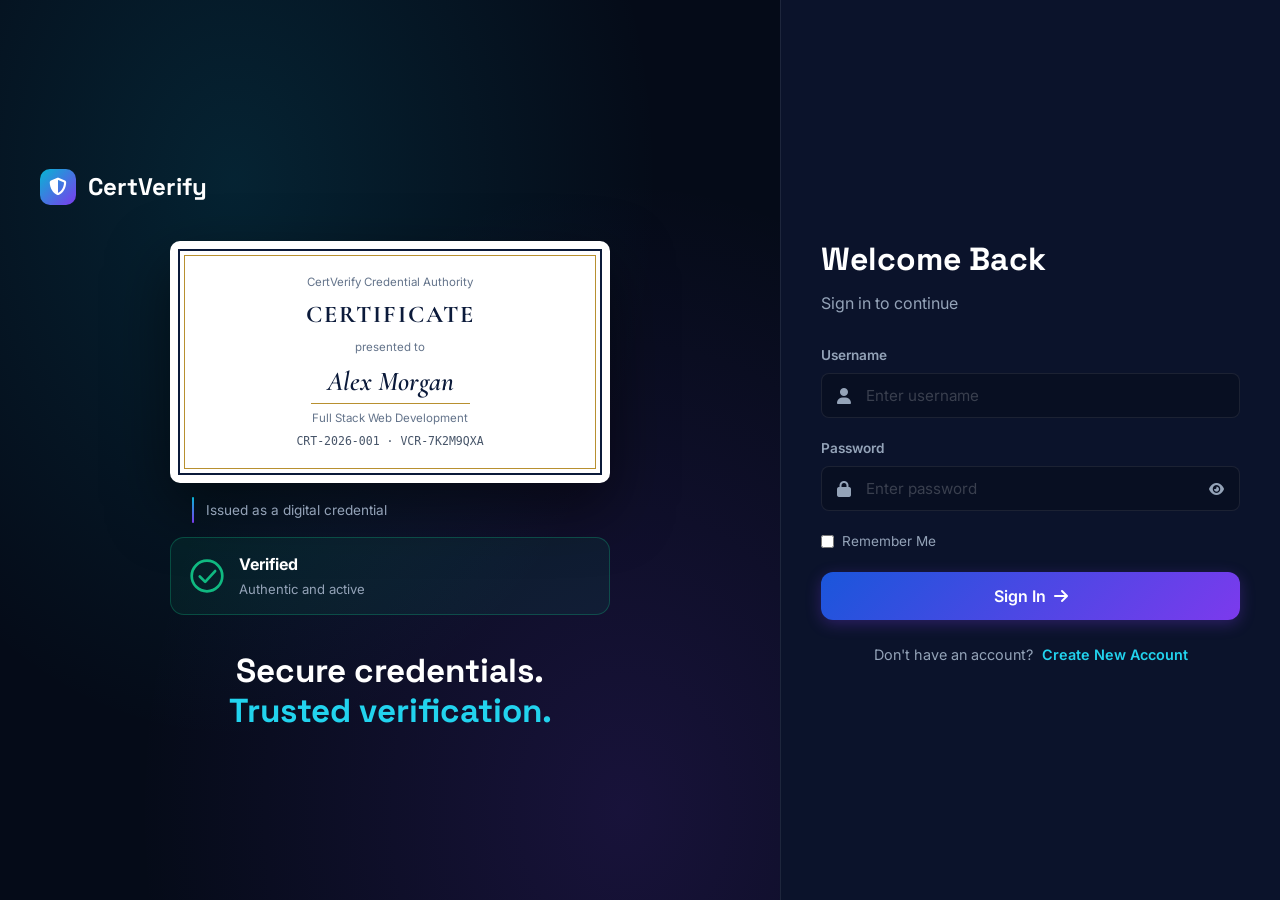
<file: src/main/resources/static/login.html>
<!DOCTYPE html>
<html lang="en">
<head>
  <link rel="icon" href="data:image/svg+xml,%3Csvg xmlns=%27http://www.w3.org/2000/svg%27 viewBox=%270 0 100 100%27%3E%3Ctext y=%27.9em%27 font-size=%2790%27%3E%F0%9F%9B%A1%EF%B8%8F%3C/text%3E%3C/svg%3E"/>
  <meta charset="UTF-8"/>
  <meta name="viewport" content="width=device-width, initial-scale=1.0"/>
  <title>Sign In – CertVerify</title>
  <link rel="stylesheet" href="https://cdnjs.cloudflare.com/ajax/libs/font-awesome/6.5.0/css/all.min.css"/>
  <link rel="stylesheet" href="css/style.css"/>
  <link rel="stylesheet" href="css/forms.css"/>
  <link rel="stylesheet" href="css/responsive.css"/>
  <link rel="stylesheet" href="https://fonts.googleapis.com/css2?family=Cormorant+Garamond:wght@500;600;700&display=swap"/>
  <style>
    .auth-page { display: flex; min-height: 100vh; background: var(--bg-main); }
    
    .auth-left { flex: 1; min-width: 0; display: flex; flex-direction: column; justify-content: center; align-items: center; gap: 36px; padding: 40px;
      background: radial-gradient(ellipse at 30% 20%, rgba(6,182,212,0.14), transparent 55%), radial-gradient(ellipse at 80% 90%, rgba(124,58,237,0.16), transparent 55%); }
    .auth-right { width: 100%; max-width: 500px; flex-shrink: 0; background: var(--bg-sec); display: flex; flex-direction: column; justify-content: center; padding: 48px 40px; border-left: 1px solid var(--border); overflow-y: auto; }
    .auth-brand { display: flex; align-items: center; gap: 12px; font-family: var(--font-display); font-weight: 700; font-size: 1.5rem; color: #fff; align-self: flex-start; }
    .auth-brand-icon { width: 36px; height: 36px; border-radius: 10px; background: linear-gradient(135deg, var(--cyan), var(--violet)); display: flex; align-items: center; justify-content: center; font-size: 1.1rem; }
    .auth-stage { width: 100%; max-width: 440px; display: flex; flex-direction: column; align-items: stretch; gap: 14px; }
    .mini-cert { background: #fff; color: #0b1a3a; border-radius: 10px; padding: 8px; box-shadow: 0 24px 60px rgba(0,0,0,.5); }
    .mini-cert-in { border: 2px solid #0b1a3a; padding: 4px; }
    .mini-cert-in > div { border: 1px solid #b8902f; padding: 18px 20px; text-align: center; display: flex; flex-direction: column; gap: 6px; }
    .mini-cert small { color: #64748b; font-size: .72rem; font-family: var(--font-main); }
    .mini-cert h3 { font-family: 'Cormorant Garamond', Georgia, serif; font-size: 1.5rem; letter-spacing: 2px; text-transform: uppercase; }
    .mini-cert em { font-family: 'Cormorant Garamond', Georgia, serif; font-size: 1.7rem; font-weight: 600; border-bottom: 1px solid #b8902f; align-self: center; padding: 0 16px; }
    .mini-cert .mc-code { font-family: ui-monospace, Menlo, monospace; font-size: .72rem; color: #475569; }
    .auth-link { display: flex; align-items: center; gap: 12px; padding: 0 22px; color: var(--text-sec); font-size: .85rem; }
    .auth-link::before { content: ''; width: 2px; height: 26px; background: linear-gradient(var(--cyan), var(--violet)); border-radius: 2px; }
    .auth-verified { display: flex; align-items: center; gap: 14px; padding: 14px 18px; border-radius: 14px; background: rgba(16,185,129,.08); border: 1px solid rgba(16,185,129,.3); }
    .auth-verified svg { width: 36px; height: 36px; flex-shrink: 0; }
    .auth-verified circle, .auth-verified path { stroke-dasharray: 130; stroke-dashoffset: 130; animation: draw 1.4s .3s ease forwards; }
    @keyframes draw { to { stroke-dashoffset: 0; } }
    .auth-verified strong { display: block; color: #fff; } .auth-verified span { color: var(--text-sec); font-size: .82rem; }
    .ill-text { font-family: var(--font-display); font-size: clamp(1.6rem, 2.6vw, 2.2rem); font-weight: 700; color: #fff; text-align: center; line-height: 1.2; }
    .ill-text span { color: var(--cyan-light); }
    @media (prefers-reduced-motion: reduce) { .auth-verified circle, .auth-verified path { animation: none; stroke-dashoffset: 0; } }
    @media (max-width: 1024px) { .auth-left { padding: 28px; } .auth-right { max-width: 440px; padding: 40px 32px; } }
    @media (max-width: 768px) { .auth-left { flex: none; padding: 20px 22px 0; gap: 0; background: none; } .auth-stage, .ill-text { display: none; } .auth-page { min-height: 100vh; flex-direction: column; } .auth-right { max-width: none; border-left: 0; padding: 32px 22px; } }
    .auth-header { margin-bottom: 30px; }
    .auth-header h1 { font-family: var(--font-display); font-size: 2rem; margin-bottom: 8px; color: #fff; }
    .auth-header p { color: var(--text-sec); }
    
        .toggle-link { color: var(--cyan-light); cursor: pointer; font-weight: 600; margin-left: 5px; }
    .toggle-link:hover { text-decoration: underline; }
    
    .form-section { display: none; animation: fadeIn 0.3s ease; }
    .form-section.active { display: block; }
    
    @keyframes fadeIn { from { opacity: 0; transform: translateY(10px); } to { opacity: 1; transform: translateY(0); } }
  </style>
</head>
<body>
<div class="auth-page">

  <!-- Left Panel -->
  <div class="auth-left">
    <a href="index.html" class="auth-brand"><div class="auth-brand-icon"><i class="fa-solid fa-shield-halved"></i></div>CertVerify</a>
    <div class="auth-stage" aria-hidden="true">
      <div class="mini-cert"><div class="mini-cert-in"><div>
        <small>CertVerify Credential Authority</small>
        <h3>Certificate</h3>
        <small>presented to</small>
        <em>Alex Morgan</em>
        <small>Full Stack Web Development</small>
        <span class="mc-code">CRT-2026-001 · VCR-7K2M9QXA</span>
      </div></div></div>
      <div class="auth-link">Issued as a digital credential</div>
      <div class="auth-verified">
        <svg viewBox="0 0 40 40" fill="none" stroke="#10b981" stroke-width="3" stroke-linecap="round" stroke-linejoin="round"><circle cx="20" cy="20" r="17"/><path d="M12 20.5l6 6 11-12"/></svg>
        <div><strong>Verified</strong><span>Authentic and active</span></div>
      </div>
    </div>
    <div class="ill-text">Secure credentials.<br/><span>Trusted verification.</span></div>
  </div>

  <!-- Right Panel -->
  <div class="auth-right">
    
    <!-- Login Form -->
    <div id="login-section" class="form-section active">
      <div class="auth-header">
        <h1>Welcome Back</h1>
        <p>Sign in to continue</p>
      </div>

      <form id="login-form" novalidate>
        <div class="form-group">
          <label class="form-label" for="username">Username</label>
          <div class="input-with-icon">
            <i class="fa-solid fa-user input-icon"></i>
            <input type="text" id="username" class="form-control" placeholder="Enter username" required/>
          </div>
        </div>
        <div class="form-group">
          <label class="form-label" for="password">Password</label>
          <div class="input-with-icon">
            <i class="fa-solid fa-lock input-icon"></i>
            <input type="password" id="password" class="form-control" placeholder="Enter password" required/>
            <button type="button" class="input-toggle" onclick="togglePw('password', 'toggle-pw-icon')">
              <i class="fa-solid fa-eye" id="toggle-pw-icon"></i>
            </button>
          </div>
        </div>
        
        <div class="form-group" style="display:flex; justify-content:space-between; align-items:center;">
          <label style="display:flex; align-items:center; gap:8px; font-size:0.85rem; color:var(--text-sec); cursor:pointer;">
            <input type="checkbox" id="remember-me" style="accent-color:var(--primary);"/> Remember Me
          </label>
        </div>

        <button type="submit" class="btn btn-primary btn-lg" id="login-btn" style="width: 100%; justify-content: center;">
          Sign In <i class="fa-solid fa-arrow-right"></i>
        </button>
      </form>
      
      <div style="margin-top: 24px; text-align: center; font-size: 0.9rem; color: var(--text-sec);">
        Don't have an account? <a class="toggle-link" href="register.html">Create New Account</a>
      </div>

    </div>
    
  </div>
</div>
<div id="toast-container"></div>

<script src="js/auth.js"></script>
<script src="js/common.js"></script>
<script>
  function togglePw(inputId, iconId) {
    const pw = document.getElementById(inputId), icon = document.getElementById(iconId);
    const show = pw.type === "password";
    pw.type = show ? "text" : "password";
    icon.className = show ? "fa-solid fa-eye-slash" : "fa-solid fa-eye";
  }
  // Already signed in? Go straight to the dashboard (session is never cleared here).
  if (Auth.isLoggedIn()) window.location.replace("dashboard.html");
  const remembered = Auth.getRememberedUsername();
  if (remembered) { document.getElementById("username").value = remembered; document.getElementById("remember-me").checked = true; }
  if (new URLSearchParams(location.search).get("registered")) Toast.success("Account created. You can sign in now.");

  document.getElementById("login-form").addEventListener("submit", (e) => {
    e.preventDefault();
    const username = document.getElementById("username").value.trim();
    const password = document.getElementById("password").value;
    const btn = document.getElementById("login-btn");
    if (!username || !password) return Toast.error("Please enter username and password.");
    btn.disabled = true; btn.innerHTML = '<div class="spinner spinner-sm"></div>';
    const result = Auth.login(username, password);
    if (result.success) {
      Auth.setRemembered(username, document.getElementById("remember-me").checked);
      window.location.replace("dashboard.html");
    } else {
      Toast.error(result.reason === "not_found" ? "Account not found. Please create a new account." : "Invalid username or password.");
      btn.disabled = false; btn.innerHTML = 'Sign In <i class="fa-solid fa-arrow-right"></i>';
    }
  });
</script>
</body>
</html>
</file>
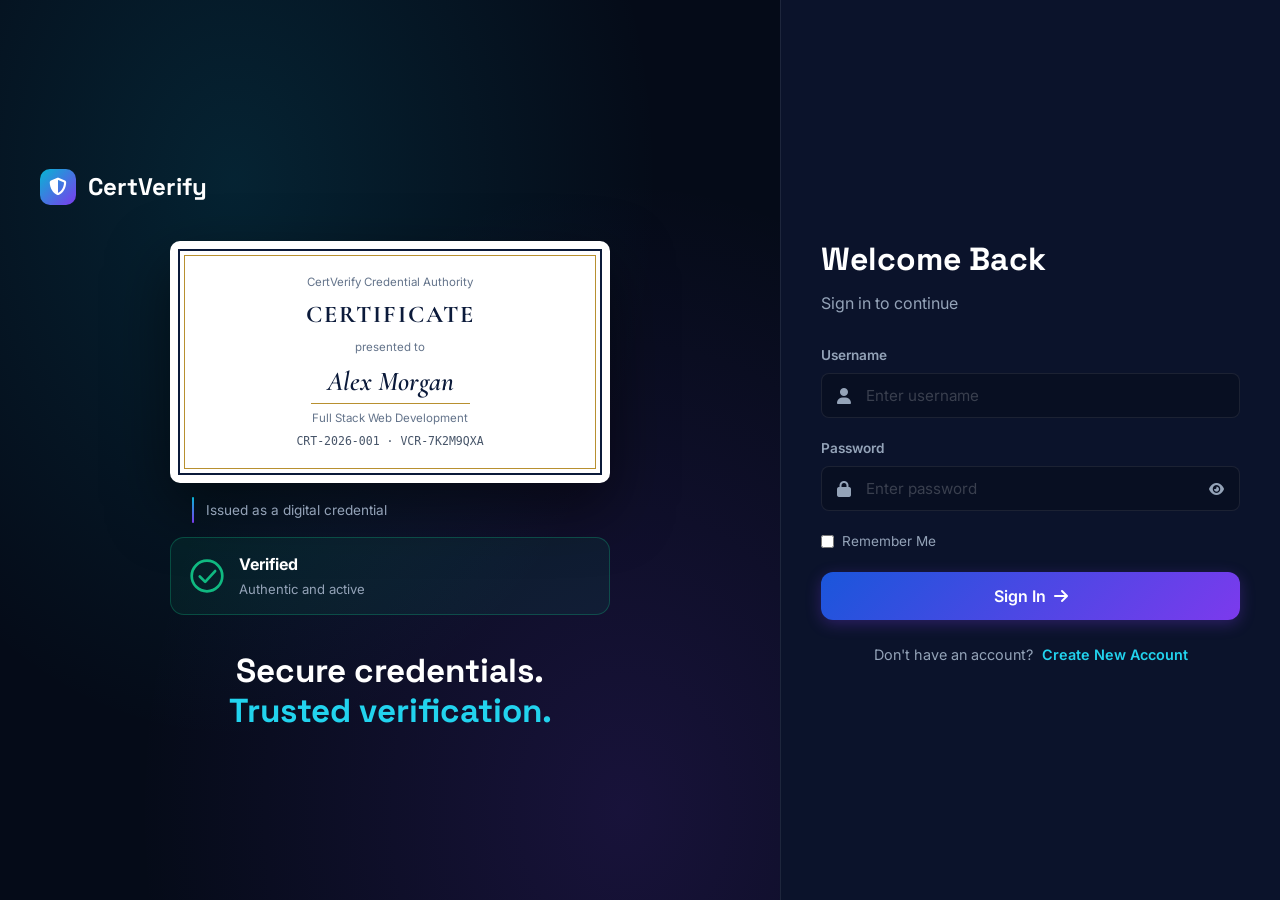
<file: src/main/resources/static/participants.html>
<!DOCTYPE html>
<html lang="en">
<head>
  <link rel="icon" href="data:image/svg+xml,%3Csvg xmlns=%27http://www.w3.org/2000/svg%27 viewBox=%270 0 100 100%27%3E%3Ctext y=%27.9em%27 font-size=%2790%27%3E%F0%9F%9B%A1%EF%B8%8F%3C/text%3E%3C/svg%3E"/>
  <meta charset="UTF-8"/>
  <meta name="viewport" content="width=device-width, initial-scale=1.0"/>
  <title>Participants – CertVerify</title>
  <link rel="stylesheet" href="https://cdnjs.cloudflare.com/ajax/libs/font-awesome/6.5.0/css/all.min.css"/>
  <link rel="stylesheet" href="css/style.css"/>
  <link rel="stylesheet" href="css/dashboard.css"/>
  <link rel="stylesheet" href="css/forms.css"/>
  <link rel="stylesheet" href="css/responsive.css"/>
</head>
<body>
<div id="toast-container"></div>

<div class="app-layout">
  <aside class="sidebar" id="sidebar">
    <div class="sidebar-logo">
      <div class="sidebar-logo-icon"><i class="fa-solid fa-shield-halved"></i></div>
      <div class="sidebar-logo-text"><div class="sidebar-logo-name">CertVerify</div></div>
    </div>
    <nav class="sidebar-nav">
      <a class="nav-item" data-nav="dashboard" href="dashboard.html"><span class="nav-icon"><i class="fa-solid fa-gauge-high"></i></span>Dashboard</a>
      <a class="nav-item" data-nav="courses" href="courses.html"><span class="nav-icon"><i class="fa-solid fa-graduation-cap"></i></span>Courses</a>
      <a class="nav-item active admin-only" data-nav="participants" href="participants.html"><span class="nav-icon"><i class="fa-solid fa-users"></i></span>Participants</a>
      <a class="nav-item" data-nav="certificates" href="certificates.html"><span class="nav-icon"><i class="fa-solid fa-certificate"></i></span>Certificates</a>
      <a class="nav-item admin-only" data-nav="issue" href="issue-certificate.html"><span class="nav-icon"><i class="fa-solid fa-plus-circle"></i></span>Issue Certificate</a>
      <a class="nav-item" data-nav="verify" href="verify.html"><span class="nav-icon"><i class="fa-solid fa-search"></i></span>Verify Certificate</a>
      <a class="nav-item" data-nav="statistics" href="statistics.html"><span class="nav-icon"><i class="fa-solid fa-chart-pie"></i></span>Statistics</a>
      <div class="nav-divider"></div>
      <a class="nav-item" data-nav="profile" href="profile.html"><span class="nav-icon"><i class="fa-solid fa-user"></i></span>Profile</a>
    </nav>
    <div class="sidebar-footer">
      <div class="user-dropdown hidden" id="sidebar-dropdown">
        <div class="dropdown-item" id="sidebar-profile-link"><i class="fa-solid fa-user"></i> Profile</div>
        <div class="dropdown-item danger" id="sidebar-logout"><i class="fa-solid fa-right-from-bracket"></i> Logout</div>
      </div>
      <div class="sidebar-user" id="sidebar-user">
        <div class="user-avatar"></div>
        <div class="user-info"><div class="user-name"></div><div class="user-role"></div></div>
        <i class="fa-solid fa-chevron-up user-dropdown-btn"></i>
      </div>
    </div>
  </aside>
  <div class="sidebar-overlay" id="sidebar-overlay"></div>

  <div class="main-content">
    <header class="topbar">
      <div style="display:flex;align-items:center;gap:12px">
        <button class="hamburger" id="hamburger" aria-label="Menu"><i class="fa-solid fa-bars"></i></button>
        <h2 id="topbar-greeting">Digital Identity Directory</h2>
      </div>
      <div class="topbar-right">
        <a href="issue-certificate.html" class="btn btn-primary btn-sm admin-only"><i class="fa-solid fa-plus"></i> Issue New</a>
        <div class="topbar-user" id="topbar-user">
          <div class="topbar-avatar"></div>
          <span class="topbar-username">User</span>
          <i class="fa-solid fa-chevron-down" style="font-size:0.7rem;color:var(--text-sec)"></i>
          <div class="topbar-dropdown hidden" id="topbar-dropdown">
            <div class="dropdown-item" id="topbar-profile"><i class="fa-solid fa-user"></i> Profile</div>
            <div class="dropdown-item danger" id="topbar-logout"><i class="fa-solid fa-right-from-bracket"></i> Logout</div>
          </div>
        </div>
      </div>
    </header>

    <main class="page-content">
      <div class="page-header">
        <div>
          <h1>Participants</h1>
          <p style="color:var(--text-sec)">Manage participant profiles</p>
        </div>
        <button class="btn btn-primary admin-only" id="btn-add-participant"><i class="fa-solid fa-plus"></i> Add Participant</button>
      </div>

      <div class="toolbar"><div class="search-bar"><i class="fa-solid fa-search"></i><input type="search" id="search-input" class="form-control" placeholder="Search participants by name or email…" aria-label="Search"/></div></div>

      <div id="data-grid" class="grid-layout">
        <!-- Cards will render here -->
      </div>
    </main>
  </div>
</div>

<!-- Add/Edit Modal -->
<div class="modal-overlay hidden" id="participant-modal">
  <div class="modal">
    <div class="modal-header">
      <h3 class="modal-title" id="participant-modal-title">Add Participant</h3>
      <button class="modal-close" onclick="Modal.close('participant-modal')"><i class="fa-solid fa-xmark"></i></button>
    </div>
    <form id="participant-form" novalidate>
      <input type="hidden" id="participant-id"/>
      <div class="form-group">
        <label class="form-label" for="participant-name">Full Name</label>
        <div class="input-with-icon">
          <i class="fa-solid fa-user input-icon"></i>
          <input type="text" id="participant-name" class="form-control" placeholder="e.g. Alex Morgan" required/>
        </div>
      </div>
      <div class="form-group">
        <label class="form-label" for="participant-email">Email Address</label>
        <div class="input-with-icon">
          <i class="fa-solid fa-envelope input-icon"></i>
          <input type="email" id="participant-email" class="form-control" placeholder="e.g. alex@example.com" required/>
        </div>
      </div>
      <p class="modal-note"><i class="fa-solid fa-circle-info"></i> A participant is linked to a course when a certificate is issued. The backend stores no course on the participant itself.</p>
      <div class="modal-footer">
        <button type="button" class="btn btn-secondary" onclick="Modal.close('participant-modal')">Cancel</button>
        <button type="submit" class="btn btn-primary" id="participant-submit-btn">Save</button>
      </div>
    </form>
  </div>
</div>

<script src="js/api.js"></script>
<script src="js/auth.js"></script>
<script src="js/common.js"></script>
<script src="js/participants.js"></script>
</body>
</html>
</file>
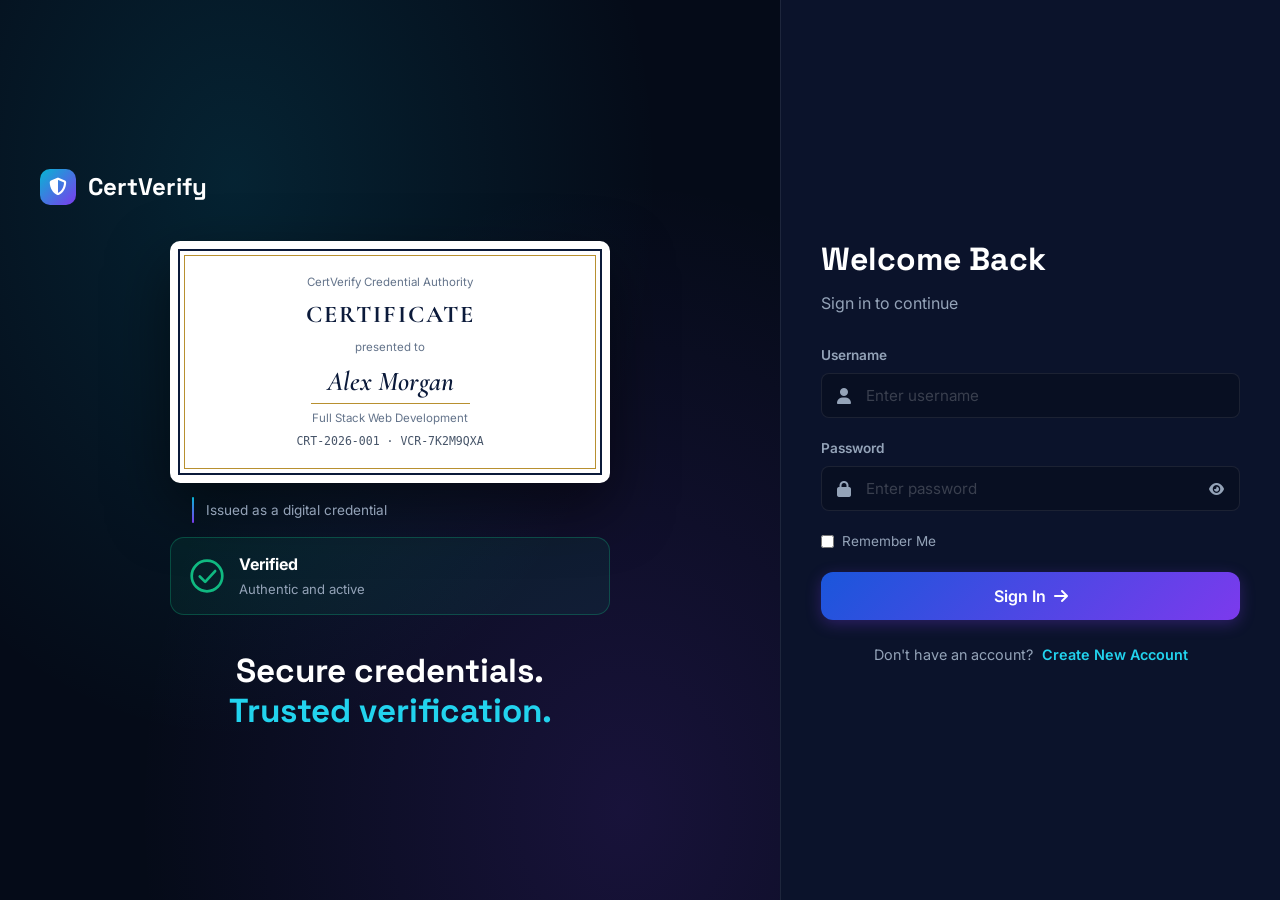
<file: src/main/resources/static/profile.html>
<!DOCTYPE html>
<html lang="en">
<head>
  <link rel="icon" href="data:image/svg+xml,%3Csvg xmlns=%27http://www.w3.org/2000/svg%27 viewBox=%270 0 100 100%27%3E%3Ctext y=%27.9em%27 font-size=%2790%27%3E%F0%9F%9B%A1%EF%B8%8F%3C/text%3E%3C/svg%3E"/>
  <meta charset="UTF-8"/>
  <meta name="viewport" content="width=device-width, initial-scale=1.0"/>
  <title>Profile – CertVerify</title>
  <link rel="stylesheet" href="https://cdnjs.cloudflare.com/ajax/libs/font-awesome/6.5.0/css/all.min.css"/>
  <link rel="stylesheet" href="css/style.css"/>
  <link rel="stylesheet" href="css/dashboard.css"/>
  <link rel="stylesheet" href="css/forms.css"/>
  <link rel="stylesheet" href="css/responsive.css"/>
</head>
<body>
<div id="toast-container"></div>

<div class="app-layout">
  <aside class="sidebar" id="sidebar">
    <div class="sidebar-logo">
      <div class="sidebar-logo-icon"><i class="fa-solid fa-shield-halved"></i></div>
      <div class="sidebar-logo-text"><div class="sidebar-logo-name">CertVerify</div></div>
    </div>
    <nav class="sidebar-nav">
      <a class="nav-item" data-nav="dashboard" href="dashboard.html"><span class="nav-icon"><i class="fa-solid fa-gauge-high"></i></span>Dashboard</a>
      <a class="nav-item" data-nav="courses" href="courses.html"><span class="nav-icon"><i class="fa-solid fa-graduation-cap"></i></span>Courses</a>
      <a class="nav-item admin-only" data-nav="participants" href="participants.html"><span class="nav-icon"><i class="fa-solid fa-users"></i></span>Participants</a>
      <a class="nav-item" data-nav="certificates" href="certificates.html"><span class="nav-icon"><i class="fa-solid fa-certificate"></i></span>Certificates</a>
      <a class="nav-item admin-only" data-nav="issue" href="issue-certificate.html"><span class="nav-icon"><i class="fa-solid fa-plus-circle"></i></span>Issue Certificate</a>
      <a class="nav-item" data-nav="verify" href="verify.html"><span class="nav-icon"><i class="fa-solid fa-search"></i></span>Verify Certificate</a>
      <a class="nav-item" data-nav="statistics" href="statistics.html"><span class="nav-icon"><i class="fa-solid fa-chart-pie"></i></span>Statistics</a>
      <div class="nav-divider"></div>
      <a class="nav-item active" data-nav="profile" href="profile.html"><span class="nav-icon"><i class="fa-solid fa-user"></i></span>Profile</a>
    </nav>
    <div class="sidebar-footer">
      <div class="user-dropdown hidden" id="sidebar-dropdown">
        <div class="dropdown-item" id="sidebar-profile-link"><i class="fa-solid fa-user"></i> Profile</div>
        <div class="dropdown-item danger" id="sidebar-logout"><i class="fa-solid fa-right-from-bracket"></i> Logout</div>
      </div>
      <div class="sidebar-user" id="sidebar-user">
        <div class="user-avatar"></div>
        <div class="user-info"><div class="user-name"></div><div class="user-role"></div></div>
        <i class="fa-solid fa-chevron-up user-dropdown-btn"></i>
      </div>
    </div>
  </aside>
  <div class="sidebar-overlay" id="sidebar-overlay"></div>

  <div class="main-content">
    <header class="topbar">
      <div style="display:flex;align-items:center;gap:12px">
        <button class="hamburger" id="hamburger" aria-label="Menu"><i class="fa-solid fa-bars"></i></button>
        <h2 id="topbar-greeting">Digital Identity</h2>
      </div>
      <div class="topbar-right">
        <div class="topbar-user" id="topbar-user">
          <div class="topbar-avatar"></div>
          <span class="topbar-username">User</span>
          <i class="fa-solid fa-chevron-down" style="font-size:0.7rem;color:var(--text-sec)"></i>
          <div class="topbar-dropdown hidden" id="topbar-dropdown">
            <div class="dropdown-item" id="topbar-profile"><i class="fa-solid fa-user"></i> Profile</div>
            <div class="dropdown-item danger" id="topbar-logout"><i class="fa-solid fa-right-from-bracket"></i> Logout</div>
          </div>
        </div>
      </div>
    </header>

    <main class="page-content">
      <div class="page-header">
        <div>
          <h1>User Profile</h1>
          <p style="color:var(--text-sec)">Your CertVerify account</p>
        </div>
      </div>

      <div style="display: grid; grid-template-columns: 1fr 2fr; gap: 30px; align-items: start;">
        
        <!-- Profile Card -->
        <div class="section-card">
          <div class="section-card-body" style="text-align: center; padding: 40px 20px;">
            <div style="width: 100px; height: 100px; border-radius: 50%; background: linear-gradient(135deg, var(--cyan), var(--violet)); color: #fff; display: flex; align-items: center; justify-content: center; font-size: 3rem; font-weight: 700; margin: 0 auto 20px; box-shadow: 0 10px 25px rgba(0,0,0,0.4);" id="profile-avatar">U</div>
            <h2 id="profile-name" style="margin-bottom: 8px; font-family: var(--font-display);">User</h2>
            <div id="profile-role" class="badge badge-active" style="margin-bottom: 20px; font-size: 0.85rem;"><i class="fa-solid fa-shield"></i> Role</div>
            <p style="color: var(--text-sec); font-size: 0.9rem; margin-bottom: 30px;">
              Accounts are stored in this browser (localStorage); the backend has no user API.
            </p>
            <button class="btn btn-secondary" style="width: 100%; justify-content: center;" onclick="Auth.logout()">
              <i class="fa-solid fa-right-from-bracket"></i> Sign Out
            </button>
          </div>
        </div>
        
        <!-- Account details, edit profile and password -->
        <div style="display:flex;flex-direction:column;gap:30px">
        <div class="section-card">
          <div class="section-card-header"><h3 class="section-card-title"><i class="fa-solid fa-id-card" style="color:var(--cyan);margin-right:8px"></i> Account Information</h3></div>
          <div class="section-card-body" style="line-height:2.1">
            <div>Full Name: <strong id="info-name"></strong></div>
            <div>Username: <strong id="info-username"></strong></div>
            <div>Role: <strong id="info-role"></strong></div>
            <div>Account type: <span id="info-type" style="color:var(--text-sec)"></span></div>
          </div>
        </div>

        <div class="section-card">
          <div class="section-card-header"><h3 class="section-card-title"><i class="fa-solid fa-user-pen" style="color:var(--cyan);margin-right:8px"></i> Edit Profile</h3></div>
          <div class="section-card-body">
            <form id="profile-form" novalidate>
              <div class="form-group">
                <label class="form-label" for="pref-name">Full Name</label>
                <div class="input-with-icon"><i class="fa-solid fa-user input-icon"></i><input type="text" id="pref-name" class="form-control"/></div>
              </div>
              <button type="submit" class="btn btn-primary" id="profile-save-btn"><i class="fa-solid fa-floppy-disk"></i> Save Profile</button>
            </form>
          </div>
        </div>

        <div class="section-card">
          <div class="section-card-header"><h3 class="section-card-title"><i class="fa-solid fa-key" style="color:var(--cyan);margin-right:8px"></i> Change Password</h3></div>
          <div class="section-card-body">
            <form id="password-form" novalidate>
              <div class="form-group"><label class="form-label" for="pw-current">Current Password</label>
                <input type="password" id="pw-current" class="form-control" autocomplete="current-password"/></div>
              <div class="form-group"><label class="form-label" for="pw-new">New Password</label>
                <input type="password" id="pw-new" class="form-control" autocomplete="new-password"/></div>
              <div class="form-group"><label class="form-label" for="pw-confirm">Confirm New Password</label>
                <input type="password" id="pw-confirm" class="form-control" autocomplete="new-password"/></div>
              <button type="submit" class="btn btn-primary" id="pw-save-btn"><i class="fa-solid fa-lock"></i> Update Password</button>
            </form>
          </div>
        </div>
        </div>
      </div>
    </main>
  </div>
</div>

<script src="js/api.js"></script>
<script src="js/auth.js"></script>
<script src="js/common.js"></script>
<script src="js/profile.js"></script>
</body>
</html>
</file>
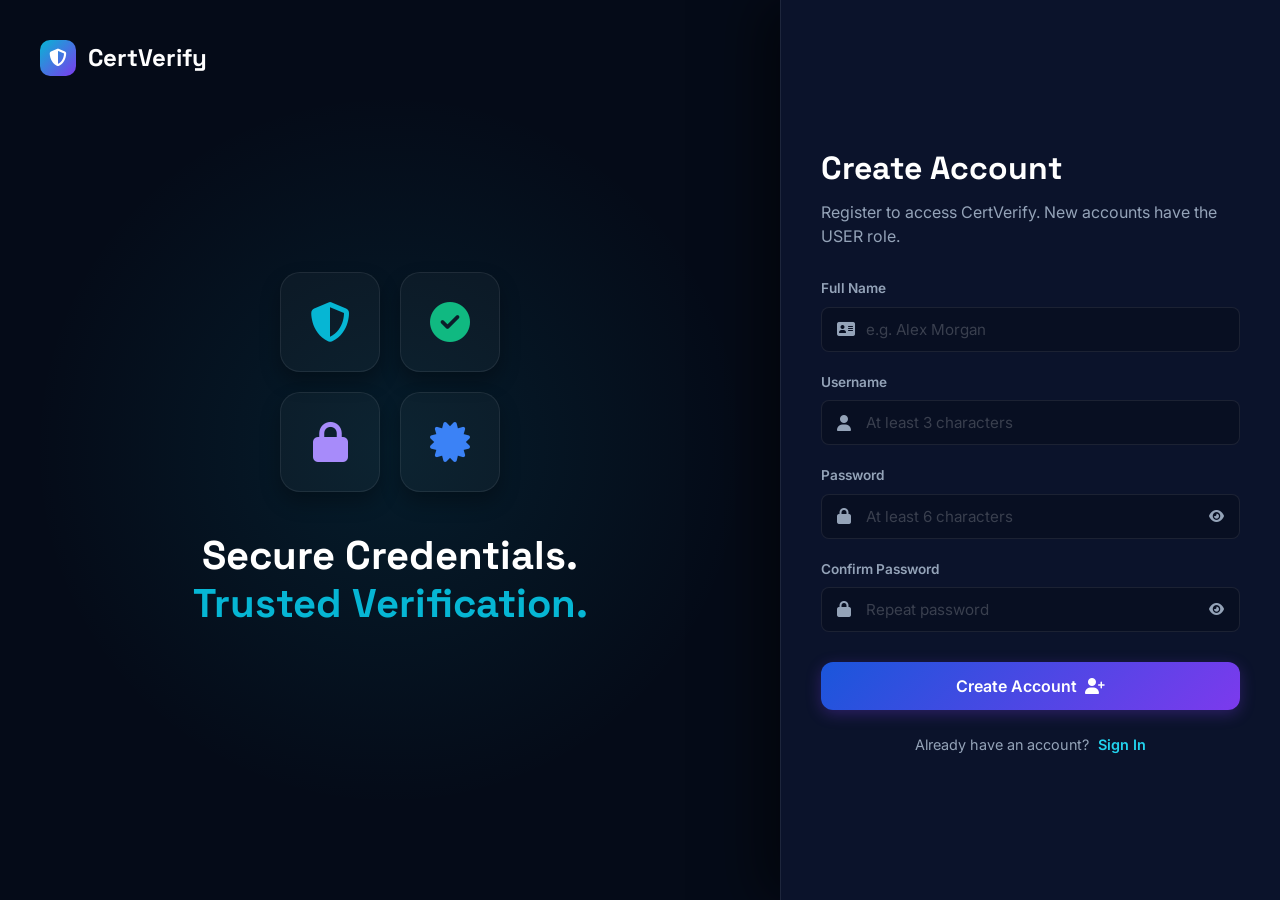
<file: src/main/resources/static/register.html>
<!DOCTYPE html>
<html lang="en">
<head>
  <link rel="icon" href="data:image/svg+xml,%3Csvg xmlns=%27http://www.w3.org/2000/svg%27 viewBox=%270 0 100 100%27%3E%3Ctext y=%27.9em%27 font-size=%2790%27%3E%F0%9F%9B%A1%EF%B8%8F%3C/text%3E%3C/svg%3E"/>
  <meta charset="UTF-8"/>
  <meta name="viewport" content="width=device-width, initial-scale=1.0"/>
  <title>Create Account – CertVerify</title>
  <link rel="stylesheet" href="https://cdnjs.cloudflare.com/ajax/libs/font-awesome/6.5.0/css/all.min.css"/>
  <link rel="stylesheet" href="css/style.css"/>
  <link rel="stylesheet" href="css/forms.css"/>
  <link rel="stylesheet" href="css/responsive.css"/>
  <style>
    .auth-page { display: flex; min-height: 100vh; background: var(--bg-main); overflow: hidden; }
    
    .auth-left { 
      flex: 1; display: flex; flex-direction: column; justify-content: center; align-items: center; 
      padding: 40px; position: relative; background: radial-gradient(circle at center, rgba(6,182,212,0.1), transparent 60%); 
    }
    
    .auth-right { 
      width: 100%; max-width: 500px; background: var(--bg-sec); display: flex; flex-direction: column; 
      justify-content: center; padding: 60px 40px; border-left: 1px solid var(--border); box-shadow: -20px 0 50px rgba(0,0,0,0.5); z-index: 10; overflow-y: auto;
    }
    
    .auth-brand { display: flex; align-items: center; gap: 12px; font-family: var(--font-display); font-weight: 700; font-size: 1.5rem; color: #fff; position: absolute; top: 40px; left: 40px; }
    .auth-brand-icon { width: 36px; height: 36px; border-radius: 10px; background: linear-gradient(135deg, var(--cyan), var(--violet)); display: flex; align-items: center; justify-content: center; font-size: 1.1rem; }
    
    .illustration-grid { display: grid; grid-template-columns: 1fr 1fr; gap: 20px; margin-bottom: 40px; }
    .ill-box { width: 100px; height: 100px; background: rgba(255,255,255,0.03); border: 1px solid var(--border); border-radius: 20px; display: flex; align-items: center; justify-content: center; font-size: 2.5rem; box-shadow: 0 10px 20px rgba(0,0,0,0.3); transition: transform 0.3s; }
    .ill-box:hover { transform: translateY(-5px); background: rgba(255,255,255,0.05); }
    
    .ill-text { font-family: var(--font-display); font-size: 2.5rem; font-weight: 700; color: #fff; text-align: center; line-height: 1.2; }
    .ill-text span { color: var(--cyan); }
    
    .auth-header { margin-bottom: 30px; }
    .auth-header h1 { font-family: var(--font-display); font-size: 2rem; margin-bottom: 8px; color: #fff; }
    .auth-header p { color: var(--text-sec); }
    
    .demo-creds { margin-top: 30px; background: rgba(255,255,255,0.03); border: 1px solid var(--border); border-radius: 12px; padding: 20px; font-size: 0.85rem; color: var(--text-sec); }
    .demo-creds h4 { color: #fff; margin-bottom: 12px; font-weight: 600; display: flex; align-items: center; gap: 8px; }
    .demo-row { display: flex; justify-content: space-between; margin-bottom: 8px; padding-bottom: 8px; border-bottom: 1px dashed rgba(255,255,255,0.05); }
    .demo-row:last-child { margin-bottom: 0; padding-bottom: 0; border-bottom: none; }
    
    .toggle-link { color: var(--cyan-light); cursor: pointer; font-weight: 600; margin-left: 5px; }
    .toggle-link:hover { text-decoration: underline; }
    
    .form-section { display: none; animation: fadeIn 0.3s ease; }
    .form-section.active { display: block; }
    
    @keyframes fadeIn { from { opacity: 0; transform: translateY(10px); } to { opacity: 1; transform: translateY(0); } }
  </style>
</head>
<body>
<div class="auth-page">
  <!-- Left Panel -->
  <div class="auth-left">
    <a href="index.html" class="auth-brand">
      <div class="auth-brand-icon"><i class="fa-solid fa-shield-halved"></i></div>
      CertVerify
    </a>
    
    <div class="illustration-grid">
      <div class="ill-box" style="color: var(--cyan);"><i class="fa-solid fa-shield-halved"></i></div>
      <div class="ill-box" style="color: var(--green);"><i class="fa-solid fa-circle-check"></i></div>
      <div class="ill-box" style="color: var(--violet-light);"><i class="fa-solid fa-lock"></i></div>
      <div class="ill-box" style="color: var(--blue-light);"><i class="fa-solid fa-certificate"></i></div>
    </div>
    
    <div class="ill-text">
      Secure Credentials.<br/><span>Trusted Verification.</span>
    </div>
  </div>

  <!-- Right Panel -->
  <div class="auth-right">
    <div class="form-section active">
      <div class="auth-header">
        <h1>Create Account</h1>
        <p>Register to access CertVerify. New accounts have the USER role.</p>
      </div>
      <form id="register-form" novalidate>
        <div class="form-group">
          <label class="form-label" for="reg-name">Full Name</label>
          <div class="input-with-icon"><i class="fa-solid fa-address-card input-icon"></i>
            <input type="text" id="reg-name" class="form-control" placeholder="e.g. Alex Morgan" autocomplete="name" required/></div>
        </div>
        <div class="form-group">
          <label class="form-label" for="reg-username">Username</label>
          <div class="input-with-icon"><i class="fa-solid fa-user input-icon"></i>
            <input type="text" id="reg-username" class="form-control" placeholder="At least 3 characters" autocomplete="username" required/></div>
        </div>
        <div class="form-group">
          <label class="form-label" for="reg-password">Password</label>
          <div class="input-with-icon"><i class="fa-solid fa-lock input-icon"></i>
            <input type="password" id="reg-password" class="form-control" placeholder="At least 6 characters" autocomplete="new-password" required/>
            <button type="button" class="input-toggle" onclick="togglePw('reg-password','t1')"><i class="fa-solid fa-eye" id="t1"></i></button></div>
        </div>
        <div class="form-group">
          <label class="form-label" for="reg-confirm">Confirm Password</label>
          <div class="input-with-icon"><i class="fa-solid fa-lock input-icon"></i>
            <input type="password" id="reg-confirm" class="form-control" placeholder="Repeat password" autocomplete="new-password" required/>
            <button type="button" class="input-toggle" onclick="togglePw('reg-confirm','t2')"><i class="fa-solid fa-eye" id="t2"></i></button></div>
        </div>
        <button type="submit" class="btn btn-primary btn-lg" id="reg-btn" style="width:100%;justify-content:center;margin-top:10px;">
          Create Account <i class="fa-solid fa-user-plus"></i></button>
      </form>
      <div style="margin-top:24px;text-align:center;font-size:.9rem;color:var(--text-sec);">
        Already have an account? <a class="toggle-link" href="login.html">Sign In</a></div>
    </div>
  </div>
</div>
<div id="toast-container"></div>
<script src="js/auth.js"></script>
<script src="js/common.js"></script>
<script>
  function togglePw(id, icon) {
    const pw = document.getElementById(id), ic = document.getElementById(icon), show = pw.type === "password";
    pw.type = show ? "text" : "password"; ic.className = show ? "fa-solid fa-eye-slash" : "fa-solid fa-eye";
  }
  document.getElementById("register-form").addEventListener("submit", (e) => {
    e.preventDefault();
    const name = document.getElementById("reg-name").value.trim();
    const username = document.getElementById("reg-username").value.trim();
    const pw = document.getElementById("reg-password").value;
    const confirm = document.getElementById("reg-confirm").value;
    if (!name || !username || !pw || !confirm) return Toast.error("All fields are required.");
    if (pw !== confirm) return Toast.error("Passwords do not match.");
    const res = Auth.register(name, username, pw);   // saved to certverify_accounts with role USER
    if (!res.success) return Toast.error(res.message);
    Toast.success("Account created successfully.");
    setTimeout(() => window.location.replace("login.html?registered=1"), 900);
  });
</script>
</body>
</html>
</file>
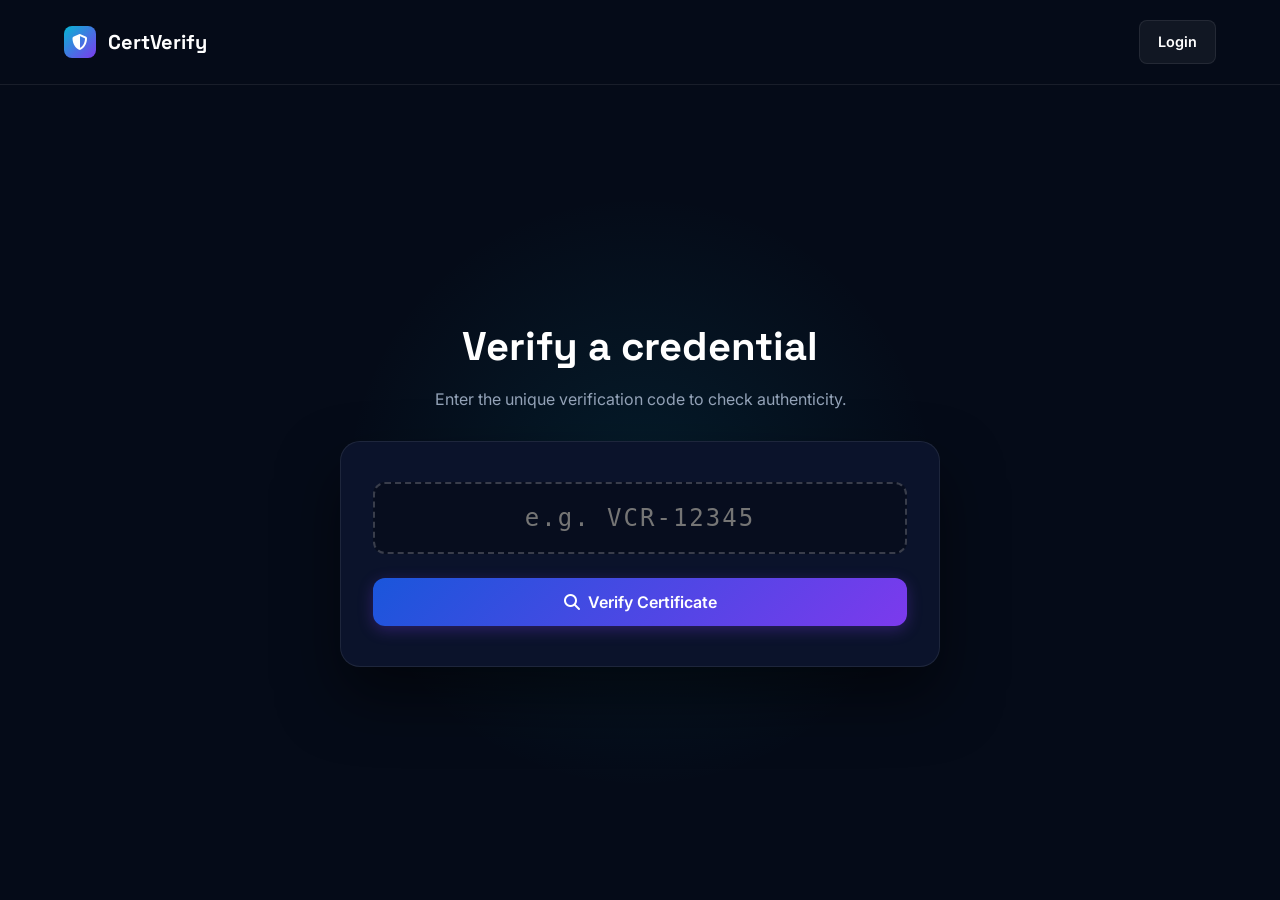
<file: src/main/resources/static/verify.html>
<!DOCTYPE html>
<html lang="en">
<head>
  <link rel="icon" href="data:image/svg+xml,%3Csvg xmlns=%27http://www.w3.org/2000/svg%27 viewBox=%270 0 100 100%27%3E%3Ctext y=%27.9em%27 font-size=%2790%27%3E%F0%9F%9B%A1%EF%B8%8F%3C/text%3E%3C/svg%3E"/>
  <meta charset="UTF-8"/>
  <meta name="viewport" content="width=device-width, initial-scale=1.0"/>
  <title>Verify – CertVerify</title>
  <link rel="stylesheet" href="https://cdnjs.cloudflare.com/ajax/libs/font-awesome/6.5.0/css/all.min.css"/>
  <link rel="stylesheet" href="css/style.css"/>
  <link rel="stylesheet" href="css/dashboard.css"/>
  <link rel="stylesheet" href="css/forms.css"/>
  <link rel="stylesheet" href="css/certificate.css"/>
  <link rel="stylesheet" href="css/responsive.css"/>
  <style>
    .verify-page { display: flex; flex-direction: column; min-height: 100vh; background: var(--bg-main); overflow-x: hidden; }
    .verify-nav { padding: 20px 5%; display: flex; justify-content: space-between; align-items: center; border-bottom: 1px solid var(--border); }
    .scanner-wrap { flex: 1; display: flex; flex-direction: column; align-items: center; justify-content: center; padding: 40px 20px; position: relative; overflow: hidden; }
    .scanner-bg { position: absolute; width: 600px; height: 600px; background: radial-gradient(circle, rgba(6,182,212,0.1) 0%, transparent 70%); top: 50%; left: 50%; transform: translate(-50%, -50%); pointer-events: none; }
    
    .scanner-box { width: 100%; max-width: 600px; background: var(--bg-sec); border: 1px solid var(--border); border-radius: 20px; padding: 40px 32px; text-align: center; box-shadow: 0 30px 60px rgba(0,0,0,0.5); z-index: 10; position: relative; overflow: hidden; }
    .scanner-line { position: absolute; top: 0; left: 0; right: 0; height: 3px; background: var(--cyan); box-shadow: var(--glow-cyan); animation: scan 2s linear infinite; display: none; }
    @keyframes scan { 0% { top: 0; } 50% { top: 100%; } 100% { top: 0; } }

    .scanner-input { font-family: monospace; font-size: clamp(1rem,4.5vw,1.5rem); text-align: center; letter-spacing: 2px; padding: 20px; border-radius: 12px; background: rgba(0,0,0,0.3); border: 2px dashed rgba(255,255,255,0.2); color: #fff; width: 100%; outline: none; transition: border-color 0.3s; margin-bottom: 24px; }
    .scanner-input:focus { border-color: var(--cyan); }
    
    /* Result Cards */
    .res-card { display: none; margin-top: 30px; text-align: left; background: rgba(255,255,255,0.02); border: 1px solid var(--border); border-radius: 16px; padding: 30px; }
    .res-card.active { display: block; animation: slideUp 0.4s ease; }
    .res-valid { border-color: rgba(16,185,129,0.3); background: rgba(16,185,129,0.05); }
    .res-invalid { border-color: rgba(239,68,68,0.3); background: rgba(239,68,68,0.05); }
    
    .cert-area { width: 100%; max-width: 900px; margin-top: 28px; z-index: 10; display: flex; flex-direction: column; gap: 14px; }
    .cert-area .cert-actions { justify-content: space-between; }
    .cert-note { color: var(--text-sec); font-size: .9rem; }
    .cert-v-grid { display: grid; grid-template-columns: repeat(auto-fit, minmax(180px, 1fr)); gap: 20px; border-top: 1px dashed rgba(255,255,255,0.1); padding-top: 20px; margin-top: 20px; }
  </style>
</head>
<body>
<div id="toast-container"></div>

<div class="verify-page">
  <nav class="verify-nav">
    <a href="index.html" style="display:flex; align-items:center; gap:12px; font-family:var(--font-display); font-weight:700; font-size:1.25rem;">
      <div style="width:32px;height:32px;background:linear-gradient(135deg,var(--cyan),var(--violet));border-radius:8px;display:flex;align-items:center;justify-content:center;font-size:1rem;color:#fff;"><i class="fa-solid fa-shield-halved"></i></div>
      CertVerify
    </a>
    <div>
      <a href="login.html" class="btn btn-secondary btn-sm" id="btn-dashboard-link">Login</a>
    </div>
  </nav>

  <div class="scanner-wrap">
    <div class="scanner-bg"></div>
    
    <div style="text-align:center; margin-bottom: 30px; z-index: 10;">
      <h1 style="font-family:var(--font-display); font-size:clamp(1.8rem,5vw,2.5rem); margin-bottom:10px;">Verify a credential</h1>
      <p style="color:var(--text-sec);">Enter the unique verification code to check authenticity.</p>
    </div>
    
    <div class="scanner-box">
      <div class="scanner-line" id="scanner-line"></div>
      
      <form id="verify-form">
        <input type="text" id="verify-code" class="scanner-input" placeholder="e.g. VCR-12345" required />
        <button type="submit" class="btn btn-primary btn-lg" id="verify-btn" style="width: 100%; justify-content: center;">
          <i class="fa-solid fa-search"></i> Verify Certificate
        </button>
      </form>
      
      <!-- Valid Result -->
      <div class="res-card res-valid" id="res-valid">
        <div style="display:flex; justify-content:space-between; align-items:flex-start;">
          <div>
            <h2 style="font-family:var(--font-display); color:var(--green); font-size:1.8rem; margin-bottom:5px;"><i class="fa-solid fa-circle-check"></i> Certificate Verified</h2>
            <p style="color:var(--text-sec); font-size:0.9rem;" id="res-msg">Authentic record found.</p>
          </div>
          <i class="fa-solid fa-certificate" style="font-size: 2.5rem; color: rgba(16,185,129,0.2);"></i>
        </div>
        
        <div class="cert-v-grid">
          <div><div style="font-size:0.7rem; color:var(--text-sec); text-transform:uppercase;">Participant</div><div style="font-size:1.1rem; font-weight:600; color:#fff;" id="res-name"></div></div>
          <div><div style="font-size:0.7rem; color:var(--text-sec); text-transform:uppercase;">Course</div><div style="font-size:1.1rem; font-weight:600; color:var(--cyan-light);" id="res-course"></div></div>
          <div><div style="font-size:0.7rem; color:var(--text-sec); text-transform:uppercase;">Certificate ID</div><div style="font-family:monospace; color:#fff;" id="res-id"></div></div>
          <div><div style="font-size:0.7rem; color:var(--text-sec); text-transform:uppercase;">Issue Date</div><div style="color:#fff;" id="res-date"></div></div>
        </div>
      </div>
      
      <!-- Invalid Result -->
      <div class="res-card res-invalid" id="res-invalid">
        <div style="display:flex; justify-content:space-between; align-items:flex-start;">
          <div>
            <h2 style="font-family:var(--font-display); color:var(--red); font-size:1.8rem; margin-bottom:5px;" id="invalid-title"><i class="fa-solid fa-triangle-exclamation"></i> INVALID</h2>
            <p style="color:var(--text-sec); font-size:0.9rem;" id="invalid-msg">The code provided is not valid.</p>
          </div>
          <i class="fa-solid fa-ban" style="font-size: 2.5rem; color: rgba(239,68,68,0.2);"></i>
        </div>
      </div>
      
    </div>

    <section id="cert-area" class="cert-area hidden" aria-label="Certificate">
      <div class="cert-actions">
        <span class="cert-note"><i class="fa-solid fa-certificate"></i> Certificate on record</span>
        <button class="btn btn-primary" id="print-cert-btn" type="button"><i class="fa-solid fa-print"></i> Print Certificate</button>
      </div>
      <div id="cert-preview"></div>
    </section>
  </div>
</div>

<script src="js/api.js"></script>
<script src="js/auth.js"></script>
<script src="js/common.js"></script>
<script src="js/certificate.js"></script>
<script src="js/verify.js"></script>
</body>
</html>
</file>
<file: src/main/resources/static/css/style.css>
@import url('https://fonts.googleapis.com/css2?family=Inter:wght@300;400;500;600;700&family=Space+Grotesk:wght@500;600;700&display=swap');

:root {
  --bg-main: #050B18;
  --bg-sec: #0B132B;
  --bg-card: rgba(11, 19, 43, 0.6);
  --primary: #1a56db;
  --blue-light: #3b82f6;
  --cyan: #06b6d4;
  --cyan-light: #22d3ee;
  --violet: #7c3aed;
  --violet-light: #a78bfa;
  --text-main: #ffffff;
  --text-sec: #94a3b8;
  --border: rgba(255, 255, 255, 0.08);
  --green: #10b981;
  --red: #ef4444;
  --yellow: #f59e0b;
  --radius: 12px;
  --font-main: 'Inter', sans-serif;
  --font-display: 'Space Grotesk', sans-serif;
  --glow-cyan: 0 0 20px rgba(6, 182, 212, 0.4);
  --glow-violet: 0 0 20px rgba(124, 58, 237, 0.4);
}

* { box-sizing: border-box; margin: 0; padding: 0; }
body {
  font-family: var(--font-main);
  background-color: var(--bg-main);
  color: var(--text-main);
  overflow-x: hidden;
  line-height: 1.5;
}
a { text-decoration: none; color: inherit; }
button { font-family: var(--font-main); cursor: pointer; border: none; outline: none; }

.glass {
  background: var(--bg-card);
  backdrop-filter: blur(16px);
  -webkit-backdrop-filter: blur(16px);
  border: 1px solid var(--border);
}

.btn {
  display: inline-flex; align-items: center; justify-content: center;
  gap: 8px; padding: 10px 18px; border-radius: 8px; font-weight: 600;
  transition: all 0.3s ease; font-size: 0.9rem;
}
.btn-primary {
  background: linear-gradient(135deg, var(--primary), var(--violet));
  color: #fff; box-shadow: 0 4px 15px rgba(124, 58, 237, 0.3);
}
.btn-primary:hover {
  box-shadow: 0 6px 20px rgba(124, 58, 237, 0.5); transform: translateY(-2px);
}
.btn-secondary {
  background: rgba(255,255,255,0.05); color: #fff; border: 1px solid var(--border);
}
.btn-secondary:hover { background: rgba(255,255,255,0.1); transform: translateY(-2px); }
.btn-danger { background: rgba(239, 68, 68, 0.1); color: var(--red); border: 1px solid rgba(239, 68, 68, 0.2); }
.btn-danger:hover { background: var(--red); color: #fff; }
.btn-lg { padding: 14px 28px; font-size: 1rem; border-radius: 12px; }

.glow-text {
  background: linear-gradient(135deg, var(--cyan-light), var(--violet-light));
  -webkit-background-clip: text; -webkit-text-fill-color: transparent;
}

/* Modals, Toasts & Common */
.modal-overlay {
  position: fixed; top: 0; left: 0; width: 100vw; height: 100vh;
  background: rgba(5, 11, 24, 0.8); backdrop-filter: blur(8px);
  display: flex; align-items: center; justify-content: center; z-index: 1000;
  padding: 20px;
}
.modal-overlay.hidden { display: none; }
.modal {
  background: var(--bg-sec); border: 1px solid var(--border);
  border-radius: 16px; width: 100%; max-width: 500px; padding: 24px; max-height: calc(100vh - 40px); overflow-y: auto;
  box-shadow: 0 20px 40px rgba(0,0,0,0.5);
  animation: slideUp 0.3s cubic-bezier(0.16, 1, 0.3, 1);
}
.modal-header { display: flex; justify-content: space-between; align-items: center; margin-bottom: 20px; }
.modal-title { font-family: var(--font-display); font-size: 1.25rem; font-weight: 700; }
.modal-close { background: transparent; color: var(--text-sec); font-size: 1.2rem; transition: color 0.2s; }
.modal-close:hover { color: #fff; }
.modal-footer { display: flex; justify-content: flex-end; gap: 12px; margin-top: 24px; }

@keyframes slideUp { from { transform: translateY(20px); opacity: 0; } to { transform: translateY(0); opacity: 1; } }

#toast-container { position: fixed; bottom: 24px; right: 24px; display: flex; flex-direction: column; gap: 12px; z-index: 9999; }
.toast {
  padding: 14px 20px; border-radius: 8px; font-size: 0.9rem; font-weight: 500;
  display: flex; align-items: center; gap: 10px; color: #fff;
  animation: slideInRight 0.3s cubic-bezier(0.16, 1, 0.3, 1);
  box-shadow: 0 10px 25px rgba(0,0,0,0.3); border: 1px solid rgba(255,255,255,0.1);
}
.toast.success { background: rgba(16, 185, 129, 0.15); border-color: rgba(16, 185, 129, 0.3); }
.toast.error { background: rgba(239, 68, 68, 0.15); border-color: rgba(239, 68, 68, 0.3); }
@keyframes slideInRight { from { transform: translateX(100%); opacity: 0; } to { transform: translateX(0); opacity: 1; } }

.badge { display: inline-flex; align-items: center; gap: 6px; padding: 4px 10px; border-radius: 20px; font-size: 0.75rem; font-weight: 600; }
.badge-active { background: rgba(16, 185, 129, 0.1); color: var(--green); border: 1px solid rgba(16,185,129,0.2); }
.badge-revoked { background: rgba(239, 68, 68, 0.1); color: var(--red); border: 1px solid rgba(239,68,68,0.2); }

.spinner {
  width: 20px; height: 20px; border: 2px solid rgba(255,255,255,0.2);
  border-top-color: #fff; border-radius: 50%; animation: spin 0.8s linear infinite;
}
.spinner-lg { width: 40px; height: 40px; border-width: 3px; }
@keyframes spin { to { transform: rotate(360deg); } }

.hidden { display: none !important; }

/* Grid Layouts */
.grid-layout { display: grid; gap: 24px; grid-template-columns: repeat(auto-fill, minmax(300px, 1fr)); }
/* ============================================================
   Realistic White Certificate
   ============================================================ */
.white-cert {
  background: #ffffff;
  background-image: 
    linear-gradient(to right, rgba(0,0,0,0.02) 1px, transparent 1px),
    linear-gradient(to bottom, rgba(0,0,0,0.02) 1px, transparent 1px);
  background-size: 20px 20px;
  border: 10px solid #f1f5f9;
  outline: 2px solid #d4af37;
  outline-offset: -8px;
  border-radius: 4px;
  padding: 40px;
  width: 100%;
  max-width: 600px;
  box-shadow: 0 30px 60px rgba(0,0,0,0.6), 0 0 40px rgba(255,255,255,0.1);
  position: relative;
  overflow: hidden;
  color: #1e293b;
  text-align: center;
  font-family: 'Times New Roman', Times, serif;
}
.white-cert::before {
  content: ''; position: absolute; top: 10px; left: 10px; right: 10px; bottom: 10px;
  border: 1px solid rgba(212, 175, 55, 0.5); pointer-events: none;
}
.wc-header {
  display: flex; justify-content: space-between; align-items: flex-start; margin-bottom: 20px;
}
.wc-logo { font-size: 1.5rem; color: #0f172a; font-family: 'Space Grotesk', sans-serif; font-weight: 700; display: flex; align-items: center; gap: 8px; }
.wc-badge {
  background: #10b981; color: #fff; padding: 4px 10px; border-radius: 20px;
  font-size: 0.7rem; font-weight: 700; font-family: 'Inter', sans-serif; text-transform: uppercase;
  letter-spacing: 1px; display: inline-flex; align-items: center; gap: 4px;
}
.wc-badge.wc-revoked { background: #ef4444; }
.wc-title {
  font-size: 2.2rem; font-weight: 700; color: #0f172a; margin-top: 10px;
  text-transform: uppercase; letter-spacing: 3px;
}
.wc-subtitle {
  font-size: 1rem; color: #475569; margin: 10px 0 20px; font-style: italic;
}
.wc-name {
  font-family: 'Space Grotesk', sans-serif; font-size: 2.8rem; font-weight: 700; color: #1e293b;
  margin-bottom: 10px; border-bottom: 2px solid #e2e8f0; display: inline-block; padding: 0 40px 10px;
}
.wc-course {
  font-size: 1.4rem; font-weight: 600; color: #3b82f6; margin-bottom: 40px; font-family: 'Inter', sans-serif;
}
.wc-footer {
  display: grid; grid-template-columns: 1fr auto 1fr; align-items: end; gap: 20px; margin-top: 40px;
}
.wc-meta { text-align: left; font-family: 'Inter', sans-serif; font-size: 0.75rem; color: #64748b; }
.wc-meta strong { color: #1e293b; font-size: 0.85rem; display: block; margin-top: 4px; font-family: monospace; }
.wc-seal {
  width: 90px; height: 90px; background: linear-gradient(135deg, #fef08a, #d4af37, #b45309);
  border-radius: 50%; display: flex; align-items: center; justify-content: center;
  font-size: 2.5rem; color: #fff; border: 4px dashed #fff; box-shadow: 0 4px 10px rgba(0,0,0,0.2);
  position: relative; margin: 0 auto;
}
.wc-seal::after {
  content: ''; position: absolute; top: -6px; left: -6px; right: -6px; bottom: -6px;
  border: 1px solid #d4af37; border-radius: 50%; pointer-events: none;
}
.wc-signature {
  text-align: right;
}
.wc-sign-img { font-family: 'Cedarville Cursive', cursive, serif; font-size: 2rem; color: #0f172a; margin-bottom: 5px; transform: rotate(-5deg); display: inline-block; border-bottom: 1px solid #94a3b8; padding: 0 20px; }
.wc-sign-title { font-family: 'Inter', sans-serif; font-size: 0.7rem; color: #64748b; text-transform: uppercase; letter-spacing: 1px; }
.wc-qr { width: 50px; height: 50px; background: #fff; border: 2px solid #e2e8f0; padding: 4px; display: inline-block; }
.wc-qr img { width: 100%; height: 100%; display: block; background: #cbd5e1; } /* Placeholder for QR */

@media (max-width: 600px) {
  .white-cert { padding: 20px; }
  .wc-title { font-size: 1.5rem; }
  .wc-name { font-size: 1.8rem; padding: 0 10px 5px; }
  .wc-course { font-size: 1.1rem; }
  .wc-footer { grid-template-columns: 1fr; text-align: center; gap: 30px; }
  .wc-meta, .wc-signature { text-align: center; }
  .wc-sign-img { font-size: 1.5rem; }
}

/* ============================================================
   Realistic White Certificate
   ============================================================ */
.white-cert {
  background: #fdfbf7;
  background-image: 
    linear-gradient(to right, rgba(0,0,0,0.02) 1px, transparent 1px),
    linear-gradient(to bottom, rgba(0,0,0,0.02) 1px, transparent 1px);
  background-size: 20px 20px;
  border: 2px solid #d4af37;
  padding: 30px;
  width: 100%;
  max-width: 850px;
  margin: 0 auto;
  box-shadow: 0 0 0 10px #fdfbf7, 0 0 0 12px #d4af37, 0 20px 50px rgba(0,0,0,0.5);
  position: relative;
  color: #1e293b;
  text-align: center;
  font-family: 'Times New Roman', Times, serif;
  display: flex;
  flex-direction: column;
  aspect-ratio: 1.414 / 1;
  overflow: hidden;
}
.wc-content {
  flex: 1;
  display: flex;
  flex-direction: column;
  justify-content: space-between;
  border: 1px solid rgba(212, 175, 55, 0.3);
  padding: 30px;
  height: 100%;
  position: relative;
}
.wc-header { display: flex; justify-content: space-between; align-items: center; }
.wc-logo { font-size: 1.5rem; color: #0f172a; font-family: 'Space Grotesk', sans-serif; font-weight: 700; display: flex; align-items: center; gap: 8px; }
.wc-badge { background: #10b981; color: #fff; padding: 6px 14px; border-radius: 20px; font-size: 0.75rem; font-weight: 700; font-family: 'Inter', sans-serif; text-transform: uppercase; letter-spacing: 1px; display: inline-flex; align-items: center; gap: 6px; box-shadow: 0 2px 5px rgba(0,0,0,0.1); }
.wc-badge.wc-revoked { background: #ef4444; }

.wc-body { flex: 1; display: flex; flex-direction: column; justify-content: center; }
.wc-title { font-size: 2.4rem; font-weight: 700; color: #0f172a; text-transform: uppercase; letter-spacing: 4px; margin-bottom: 15px; }
.wc-subtitle { font-size: 1.1rem; color: #475569; font-style: italic; margin-bottom: 15px; }
.wc-name { font-family: 'Space Grotesk', sans-serif; font-size: 2.8rem; font-weight: 700; color: #d4af37; margin: 0 auto 15px; border-bottom: 2px solid #e2e8f0; padding: 0 50px 10px; display: inline-block; text-transform: uppercase; }
.wc-course { font-size: 1.4rem; font-weight: 600; color: #1e293b; font-family: 'Inter', sans-serif; text-transform: uppercase; letter-spacing: 2px; margin-bottom: 10px; }

.wc-footer { display: flex; justify-content: space-between; align-items: flex-end; text-align: left; margin-top: 20px; }
.wc-meta { font-family: 'Inter', sans-serif; font-size: 0.8rem; color: #475569; line-height: 1.6; }
.wc-meta strong { color: #0f172a; font-family: monospace; font-size: 0.95rem; }

.wc-seal-container { display: flex; align-items: center; justify-content: center; margin: 0 20px; }
.wc-seal { width: 80px; height: 80px; background: linear-gradient(135deg, #fef08a, #d4af37, #b45309); border-radius: 50%; display: flex; align-items: center; justify-content: center; font-size: 2.5rem; color: #fff; border: 3px dashed #fff; box-shadow: 0 4px 10px rgba(0,0,0,0.2); position: relative; }
.wc-seal::after { content: ''; position: absolute; top: -5px; left: -5px; right: -5px; bottom: -5px; border: 1px solid #d4af37; border-radius: 50%; pointer-events: none; }

.wc-signature-block { text-align: right; display: flex; flex-direction: column; align-items: flex-end; }
.wc-qr { width: 50px; height: 50px; background: #fff; border: 2px solid #e2e8f0; padding: 3px; margin-bottom: 15px; display: flex; align-items: center; justify-content: center; font-size: 24px; color: #0f172a; }
.wc-sign-line { border-top: 1px solid #1e293b; width: 180px; margin-top: 35px; position: relative; }
.wc-sign-text { position: absolute; bottom: 5px; right: 10px; font-family: 'Cedarville Cursive', cursive, serif; font-size: 2rem; color: #0f172a; transform: rotate(-5deg); white-space: nowrap; }
.wc-sign-title { font-family: 'Inter', sans-serif; font-size: 0.8rem; color: #64748b; text-transform: uppercase; letter-spacing: 1px; margin-top: 8px; }

@media (max-width: 768px) {
  .white-cert { aspect-ratio: auto; padding: 15px; box-shadow: 0 0 0 5px #fdfbf7, 0 0 0 7px #d4af37; height: auto; }
  .wc-content { padding: 15px; }
  .wc-title { font-size: 1.5rem; letter-spacing: 2px; }
  .wc-name { font-size: 1.6rem; padding: 0 10px 5px; }
  .wc-course { font-size: 1rem; }
  .wc-footer { flex-direction: column; align-items: center; gap: 30px; text-align: center; }
  .wc-meta, .wc-signature-block { align-items: center; text-align: center; }
  .wc-sign-line { width: 150px; }
}

/* ---- additions: search bars, image banners, certificate view ---- */
.search-bar { position: relative; max-width: 340px; flex: 1; min-width: 200px; }
.search-bar i { position: absolute; left: 14px; top: 50%; transform: translateY(-50%); color: var(--text-sec); }
.search-bar input { padding-left: 40px; width: 100%; }
.toolbar { display: flex; gap: 12px; flex-wrap: wrap; align-items: center; margin-bottom: 24px; }
.img-banner { position: relative; border-radius: 16px; overflow: hidden; min-height: 150px; margin-bottom: 30px;
  background: linear-gradient(135deg, #1e3a8a, #06b6d4 60%, #7c3aed); display: flex; align-items: center; }
.img-banner img { position: absolute; inset: 0; width: 100%; height: 100%; object-fit: cover; opacity: .35; }
.img-banner .banner-inner { position: relative; padding: 28px 32px; z-index: 1; }
.img-banner h2 { font-family: var(--font-display); margin-bottom: 6px; }
.quick-actions { display: flex; gap: 12px; flex-wrap: wrap; margin-top: 16px; }
.showcase { display: grid; grid-template-columns: repeat(auto-fit, minmax(240px, 1fr)); gap: 20px; max-width: 1100px; margin: 0 auto; }
.showcase figure { position: relative; border-radius: 16px; overflow: hidden; height: 200px; margin: 0;
  background: linear-gradient(135deg, #1e3a8a, #06b6d4 60%, #7c3aed); border: 1px solid var(--border); }
.showcase img { width: 100%; height: 100%; object-fit: cover; }
.showcase figcaption { position: absolute; left: 0; right: 0; bottom: 0; padding: 14px 16px; font-weight: 600;
  background: linear-gradient(transparent, rgba(2,6,23,.85)); }
.cert-detail { color: var(--text-sec); font-size: .85rem; margin-top: 14px; line-height: 1.8; }
.cert-detail strong { color: #fff; }

.hamburger { min-width: 40px; min-height: 40px; align-items: center; justify-content: center; }
</file>
<file: src/main/resources/static/css/certificate.css>
/* CertVerify certificate — one design used for preview AND print.
   Everything is sized in cqw (container width) so the preview is a true scale model of the printed page. */
@import url('https://fonts.googleapis.com/css2?family=Cormorant+Garamond:ital,wght@0,500;0,700;1,500;1,600&family=Inter:wght@400;500;600&display=swap');

.cert-frame { container-type: inline-size; width: 100%; background: #fff; color: #1e293b;
  border-radius: 4px; overflow: hidden; box-shadow: 0 18px 50px rgba(2,6,23,.45); }
.cert { aspect-ratio: 297 / 210; display: flex; padding: 2.2cqw; background: #fff; }
.cert-outer { flex: 1; min-width: 0; display: flex; border: .45cqw solid #0b1a3a; padding: .7cqw; }
.cert-inner { flex: 1; min-width: 0; border: .15cqw solid #b8902f; padding: 2cqw 3.4cqw 1.8cqw; display: flex; flex-direction: column; text-align: center;
  background-image: radial-gradient(circle at 50% 52%, rgba(184,144,47,.07) 0, rgba(184,144,47,.07) 16cqw, transparent 16.2cqw),
                    repeating-radial-gradient(circle at 50% 52%, transparent 0, transparent 1.2cqw, rgba(11,26,58,.025) 1.25cqw, rgba(11,26,58,.025) 1.3cqw); }
.cert-head { display: flex; justify-content: space-between; align-items: center; gap: 2cqw; }
.cert-brand { display: flex; align-items: center; gap: .8cqw; font: 700 1.9cqw/1 'Space Grotesk', 'Inter', sans-serif; color: #0b1a3a; }
.cert-brand svg { width: 2.4cqw; height: 2.4cqw; }
.cert-status { font: 600 1.05cqw/1 'Inter', sans-serif; letter-spacing: .12cqw; text-transform: uppercase; padding: .6cqw 1.3cqw; border-radius: 99cqw;
  background: #ecfdf5; color: #047857; border: .12cqw solid #10b981; white-space: nowrap; }
.cert-status.is-revoked { background: #fef2f2; color: #b91c1c; border-color: #ef4444; }
.cert-main { flex: 1; display: flex; flex-direction: column; justify-content: center; align-items: center; min-height: 0; }
.cert-title { font: 700 4.4cqw/1.05 'Cormorant Garamond', Georgia, serif; color: #0b1a3a; letter-spacing: .25cqw; text-transform: uppercase; }
.cert-line { font: italic 500 1.7cqw/1.3 'Cormorant Garamond', Georgia, serif; color: #475569; margin-top: 1.6cqw; }
.cert-name { font: italic 600 5.4cqw/1.15 'Cormorant Garamond', Georgia, serif; color: #0b1a3a; margin-top: .8cqw; padding: 0 4cqw .5cqw; border-bottom: .15cqw solid #b8902f; max-width: 100%; overflow-wrap: anywhere; }
.cert-course { font: 700 2.4cqw/1.2 'Cormorant Garamond', Georgia, serif; color: #1e3a8a; margin-top: .8cqw; letter-spacing: .1cqw; max-width: 100%; overflow-wrap: anywhere; }
.cert-foot { display: grid; grid-template-columns: 1fr auto 1fr; align-items: end; gap: 2cqw; }
.cert-meta { text-align: left; font: 400 1.05cqw/1.7 'Inter', sans-serif; color: #64748b; }
.cert-meta b { color: #0f172a; font-weight: 600; font-family: ui-monospace, Menlo, Consolas, monospace; letter-spacing: .03cqw; overflow-wrap: anywhere; }
.cert-seal { width: 9cqw; height: 9cqw; display: block; }
.cert-sign { text-align: center; font: 400 1cqw/1.4 'Inter', sans-serif; color: #64748b; }
.cert-sign .sig-line { border-top: .12cqw solid #0b1a3a; margin: 3.4cqw 0 .5cqw; }
.cert-sign strong { display: block; color: #0b1a3a; font-weight: 600; }
.cert-verify { margin-top: 1.2cqw; padding-top: 1cqw; border-top: .1cqw dashed #cbd5e1; font: 400 .95cqw/1.4 'Inter', sans-serif; color: #64748b; overflow-wrap: anywhere; }
.cert-revoked-note { font: 500 1.1cqw/1.4 'Inter', sans-serif; color: #b91c1c; margin-top: 1.2cqw; }

/* Narrow containers (phones): stop scaling text down to nothing — let the certificate grow taller instead. */
@container (max-width: 560px) {
  .cert { aspect-ratio: auto; padding: 10px; }
  .cert-inner { padding: 14px 14px 12px; }
  .cert-brand { font-size: 15px; gap: 6px; } .cert-brand svg { width: 20px; height: 20px; }
  .cert-status { font-size: 10px; padding: 5px 10px; letter-spacing: 1px; }
  .cert-main { padding: 18px 0; }
  .cert-title { font-size: 26px; letter-spacing: 2px; }
  .cert-line { font-size: 15px; margin-top: 12px; }
  .cert-name { font-size: 32px; padding: 0 8px 4px; }
  .cert-course { font-size: 19px; }
  .cert-foot { grid-template-columns: 1fr; justify-items: center; gap: 14px; }
  .cert-meta { text-align: center; font-size: 11px; }
  .cert-seal { width: 72px; height: 72px; }
  .cert-sign { font-size: 11px; width: 70%; } .cert-sign .sig-line { margin-top: 22px; }
  .cert-verify { font-size: 10px; margin-top: 12px; padding-top: 10px; }
  .cert-revoked-note { font-size: 12px; }
}

/* ---------- Certificate viewer chrome (screen only) ---------- */
.cert-viewer { display: flex; flex-direction: column; gap: 16px; }
.cert-actions { display: flex; flex-wrap: wrap; gap: 10px; justify-content: flex-end; align-items: center; }
.cert-facts { display: grid; grid-template-columns: repeat(auto-fit, minmax(180px, 1fr)); gap: 12px; color: var(--text-sec); font-size: .85rem; }
.cert-facts strong { display: block; color: #fff; font-weight: 600; word-break: break-word; }

/* ---------- Print ---------- */
#print-root { display: none; }
@media print {
  @page { size: A4 landscape; margin: 0; }
  html, body { background: #fff !important; margin: 0 !important; padding: 0 !important; height: auto !important; overflow: visible !important; }
  body.printing > *:not(#print-root) { display: none !important; }
  body.printing #print-root { display: block !important; width: 297mm; height: 209mm; overflow: hidden; break-inside: avoid; page-break-inside: avoid; }
  body.printing #print-root .cert-frame { width: 297mm; height: 209mm; border-radius: 0; box-shadow: none; }
  body.printing #print-root .cert { aspect-ratio: auto; height: 209mm; }
  body.printing #print-root * { -webkit-print-color-adjust: exact; print-color-adjust: exact; }
}
</file>
<file: src/main/resources/static/css/landing.css>
/* CertVerify landing — all layout via grid/flex; no absolutely-positioned content. */
.lp { background: var(--bg-main); overflow-x: hidden; }
.lp-wrap { width: min(1180px, 100% - 48px); margin-inline: auto; }
.lp h1, .lp h2, .lp h3 { font-family: var(--font-display); letter-spacing: -.02em; }

/* nav */
.lp-nav { position: sticky; top: 0; z-index: 50; background: rgba(5,11,24,.82); backdrop-filter: blur(16px); -webkit-backdrop-filter: blur(16px); border-bottom: 1px solid var(--border); }
.lp-nav-row { display: flex; align-items: center; justify-content: space-between; gap: 16px; min-height: 68px; }
.lp-brand { display: flex; align-items: center; gap: 10px; font: 700 1.25rem var(--font-display); }
.lp-brand i { width: 34px; height: 34px; border-radius: 10px; background: linear-gradient(135deg, var(--cyan), var(--violet)); display: grid; place-items: center; font-size: 1rem; }
.lp-links { display: flex; gap: 28px; color: var(--text-sec); font-size: .92rem; font-weight: 500; }
.lp-links a:hover { color: #fff; }
.lp-cta { display: flex; gap: 10px; align-items: center; }
.lp-burger { display: none; width: 42px; height: 42px; border-radius: 10px; background: rgba(255,255,255,.06); color: #fff; border: 1px solid var(--border); font-size: 1.1rem; }
.lp-mobile { display: none; padding: 8px 0 18px; flex-direction: column; gap: 4px; }
.lp-mobile.open { display: flex; }
.lp-mobile a { padding: 12px 4px; border-bottom: 1px solid var(--border); color: var(--text-sec); }
.lp-mobile .btn { margin-top: 12px; border-bottom: 0; color: #fff; }

/* hero */
.lp-hero { padding: 72px 0 84px; background: radial-gradient(ellipse 60% 50% at 15% 10%, rgba(59,130,246,.18), transparent 70%), radial-gradient(ellipse 50% 45% at 90% 30%, rgba(124,58,237,.2), transparent 70%), radial-gradient(ellipse 40% 40% at 60% 100%, rgba(6,182,212,.12), transparent 70%); }
.lp-hero-grid { display: grid; grid-template-columns: minmax(0, 1fr) minmax(0, 1.05fr); gap: 56px; align-items: center; }
.lp-hero h1 { font-size: clamp(2.5rem, 5.4vw, 4.4rem); line-height: 1.04; font-weight: 700; margin-bottom: 20px; }
.lp-hero h1 span { background: linear-gradient(120deg, var(--cyan-light), var(--violet-light)); -webkit-background-clip: text; background-clip: text; -webkit-text-fill-color: transparent; }
.lp-sub { color: var(--text-sec); font-size: 1.12rem; max-width: 30em; margin-bottom: 32px; }
.lp-btns { display: flex; gap: 14px; flex-wrap: wrap; margin-bottom: 34px; }
.lp-flow { display: flex; flex-wrap: wrap; gap: 10px 8px; align-items: center; color: var(--text-sec); font-size: .88rem; font-weight: 600; }
.lp-flow b { color: #fff; font-weight: 600; }
.lp-flow i.sep { color: var(--cyan); font-size: .7rem; }

.lp-stage { display: flex; flex-direction: column; gap: 16px; min-width: 0; padding: 18px; border-radius: 24px; background: linear-gradient(160deg, rgba(255,255,255,.07), rgba(255,255,255,.02)); border: 1px solid rgba(255,255,255,.1); backdrop-filter: blur(14px); -webkit-backdrop-filter: blur(14px); box-shadow: 0 40px 90px rgba(0,0,0,.45); }
.lp-stage .cert-frame { box-shadow: 0 14px 36px rgba(0,0,0,.4); }
.lp-chain { display: grid; grid-template-columns: minmax(0, 1fr) minmax(0, 1fr); gap: 14px; padding-bottom: 8px; }
.lp-chip { display: flex; align-items: center; gap: 12px; padding: 14px 16px; border-radius: 14px; background: rgba(11,19,43,.75); border: 1px solid var(--border); min-width: 0; animation: lp-float 6s ease-in-out infinite; }
.lp-chip:nth-child(2) { animation-delay: -3s; border-color: rgba(16,185,129,.35); }
.lp-chip > i { width: 38px; height: 38px; border-radius: 10px; display: grid; place-items: center; flex-shrink: 0; background: rgba(34,211,238,.12); color: var(--cyan-light); }
.lp-chip:nth-child(2) > i { background: rgba(16,185,129,.14); color: var(--green); }
.lp-chip div { min-width: 0; } .lp-chip strong { display: block; font-size: .9rem; } .lp-chip small { color: var(--text-sec); font-family: ui-monospace, Menlo, monospace; font-size: .74rem; overflow-wrap: anywhere; }
.lp-tick circle, .lp-tick path { stroke-dasharray: 130; stroke-dashoffset: 130; animation: lp-draw 1.6s .4s ease forwards, lp-pulse 4s 2.4s ease-in-out infinite; }
@keyframes lp-draw { to { stroke-dashoffset: 0; } }
@keyframes lp-pulse { 50% { opacity: .55; } }
@keyframes lp-float { 50% { transform: translateY(-6px); } }

/* sections */
.lp-sec { padding: 92px 0; }
.lp-sec.alt { background: linear-gradient(180deg, rgba(11,19,43,.7), rgba(5,11,24,0)); border-top: 1px solid var(--border); }
.lp-head { max-width: 640px; margin-bottom: 48px; }
.lp-head h2 { font-size: clamp(1.8rem, 3.4vw, 2.6rem); line-height: 1.12; margin-bottom: 12px; }
.lp-head p { color: var(--text-sec); }

.lp-steps { display: grid; grid-template-columns: repeat(4, minmax(0, 1fr)); gap: 0; counter-reset: s; }
.lp-step { padding: 26px 26px 26px 0; border-top: 2px solid var(--border); position: relative; }
.lp-step::before { content: ''; display: block; width: 12px; height: 12px; border-radius: 50%; background: var(--cyan); margin-top: -34px; margin-bottom: 22px; box-shadow: 0 0 0 5px rgba(34,211,238,.15); }
.lp-step:last-child::before { background: var(--green); box-shadow: 0 0 0 5px rgba(16,185,129,.18); }
.lp-step i { font-size: 1.4rem; color: var(--cyan-light); margin-bottom: 14px; display: block; }
.lp-step h3 { font-size: 1.25rem; margin-bottom: 6px; } .lp-step p { color: var(--text-sec); font-size: .93rem; }

.lp-feats { display: grid; grid-template-columns: repeat(3, minmax(0, 1fr)); gap: 18px; }
.lp-feat { padding: 26px; border-radius: 18px; background: var(--bg-card); border: 1px solid var(--border); min-width: 0; }
.lp-feat i { width: 44px; height: 44px; border-radius: 12px; display: grid; place-items: center; margin-bottom: 18px; background: linear-gradient(135deg, rgba(6,182,212,.18), rgba(124,58,237,.18)); color: var(--cyan-light); }
.lp-feat h3 { font-size: 1.08rem; margin-bottom: 6px; } .lp-feat p { color: var(--text-sec); font-size: .9rem; }

.lp-split { display: grid; grid-template-columns: minmax(0, 1fr) minmax(0, 1fr); gap: 56px; align-items: center; }
.lp-verify-form { display: flex; gap: 10px; flex-wrap: wrap; margin-top: 26px; }
.lp-verify-form input { flex: 1 1 220px; min-width: 0; padding: 14px 16px; border-radius: 10px; background: rgba(0,0,0,.3); border: 1px solid rgba(255,255,255,.14); color: #fff; font: 1rem ui-monospace, Menlo, monospace; }
.lp-verify-form input:focus { outline: 2px solid var(--cyan); outline-offset: 1px; }
.lp-result { padding: 26px; border-radius: 20px; background: rgba(16,185,129,.06); border: 1px solid rgba(16,185,129,.28); }
.lp-result h3 { display: flex; align-items: center; gap: 10px; color: var(--green); font-size: 1.3rem; margin-bottom: 4px; }
.lp-result > p { color: var(--text-sec); font-size: .88rem; margin-bottom: 18px; }
.lp-result dl { display: grid; grid-template-columns: 1fr 1fr; gap: 14px 20px; padding-top: 18px; border-top: 1px dashed rgba(255,255,255,.12); }
.lp-result dt { color: var(--text-sec); font-size: .75rem; } .lp-result dd { font-weight: 600; overflow-wrap: anywhere; }
.lp-tag { display: inline-block; margin-top: 16px; font-size: .75rem; color: var(--text-sec); }

.lp-preview { display: flex; justify-content: center; padding: 28px; border-radius: 24px; background: radial-gradient(circle at 50% 0, rgba(59,130,246,.18), transparent 70%), rgba(255,255,255,.03); border: 1px solid var(--border); }
.lp-preview .cert-frame { max-width: 900px; }

.lp-trust { display: grid; grid-template-columns: repeat(3, minmax(0, 1fr)); gap: 18px; }
.lp-trust div { padding: 26px; border-left: 2px solid var(--cyan); background: rgba(255,255,255,.03); border-radius: 0 14px 14px 0; }
.lp-trust h3 { font-size: 1.1rem; margin-bottom: 6px; } .lp-trust p { color: var(--text-sec); font-size: .92rem; }

.lp-final { margin: 0 0 92px; padding: 56px 32px; text-align: center; border-radius: 28px; background: linear-gradient(135deg, rgba(26,86,219,.35), rgba(124,58,237,.35)); border: 1px solid rgba(255,255,255,.14); }
.lp-final h2 { font-size: clamp(1.7rem, 3.4vw, 2.5rem); margin-bottom: 10px; } .lp-final p { color: #cbd5e1; margin-bottom: 26px; }
.lp-final .lp-btns { justify-content: center; margin-bottom: 0; }

.lp-foot { border-top: 1px solid var(--border); padding: 32px 0; color: var(--text-sec); font-size: .88rem; }
.lp-foot-row { display: flex; justify-content: space-between; align-items: center; gap: 16px; flex-wrap: wrap; }
.lp-foot nav { display: flex; gap: 22px; flex-wrap: wrap; }
.lp-foot a:hover { color: #fff; }

@media (max-width: 1024px) {
  .lp-hero-grid, .lp-split { grid-template-columns: minmax(0, 1fr); gap: 40px; }
  .lp-feats { grid-template-columns: repeat(2, minmax(0, 1fr)); }
  .lp-steps { grid-template-columns: repeat(2, minmax(0, 1fr)); row-gap: 40px; }
  .lp-sec { padding: 72px 0; }
}
@media (max-width: 768px) {
  .lp-links, .lp-cta .btn { display: none; }
  .lp-burger { display: inline-grid; place-items: center; }
  .lp-hero { padding: 48px 0 60px; }
  .lp-trust { grid-template-columns: minmax(0, 1fr); }
}
@media (max-width: 480px) {
  .lp-wrap { width: min(1180px, 100% - 32px); }
  .lp-feats, .lp-steps, .lp-chain { grid-template-columns: minmax(0, 1fr); }
  .lp-result dl { grid-template-columns: minmax(0, 1fr); }
  .lp-stage { padding: 12px; border-radius: 18px; }
  .lp-btns .btn { flex: 1 1 100%; }
  .lp-final { padding: 40px 20px; }
}
@media (prefers-reduced-motion: reduce) { .lp-chip, .lp-tick circle, .lp-tick path { animation: none; stroke-dashoffset: 0; } }
</file>
<file: src/main/resources/static/css/dashboard.css>
.app-layout { display: flex; min-height: 100vh; overflow: hidden; }
.sidebar {
  width: 260px; background: var(--bg-sec); border-right: 1px solid var(--border);
  display: flex; flex-direction: column; transition: transform 0.3s ease; z-index: 100;
}
.sidebar-logo {
  padding: 24px; display: flex; align-items: center; gap: 12px; border-bottom: 1px solid var(--border);
}
.sidebar-logo-icon {
  width: 36px; height: 36px; border-radius: 10px; background: linear-gradient(135deg, var(--cyan), var(--violet));
  display: flex; align-items: center; justify-content: center; font-size: 1.1rem; color: #fff;
}
.sidebar-logo-name { font-family: var(--font-display); font-size: 1.25rem; font-weight: 700; color: #fff; }
.sidebar-logo-sub { font-size: 0.75rem; color: var(--text-sec); }

.sidebar-nav { padding: 20px 12px; flex: 1; overflow-y: auto; display: flex; flex-direction: column; gap: 4px; }
.nav-item {
  display: flex; align-items: center; gap: 12px; padding: 12px 16px; border-radius: 8px;
  color: var(--text-sec); font-size: 0.9rem; font-weight: 500; transition: all 0.2s;
}
.nav-item:hover { background: rgba(255,255,255,0.05); color: #fff; }
.nav-item.active { background: linear-gradient(90deg, rgba(34,211,238,0.1), transparent); color: var(--cyan-light); border-left: 3px solid var(--cyan); }
.nav-icon { width: 20px; text-align: center; font-size: 1.1rem; }
.nav-divider { height: 1px; background: var(--border); margin: 12px 0; }

.sidebar-footer { padding: 20px; border-top: 1px solid var(--border); position: relative; }
.sidebar-user { display: flex; align-items: center; gap: 12px; cursor: pointer; padding: 8px; border-radius: 8px; transition: background 0.2s; }
.sidebar-user:hover { background: rgba(255,255,255,0.05); }
.user-avatar { width: 36px; height: 36px; border-radius: 50%; background: var(--primary); display: flex; align-items: center; justify-content: center; font-weight: 700; }
.user-info { flex: 1; overflow: hidden; }
.user-name { font-size: 0.9rem; font-weight: 600; white-space: nowrap; text-overflow: ellipsis; overflow: hidden; }
.user-role { font-size: 0.75rem; color: var(--text-sec); }
.user-dropdown-btn { color: var(--text-sec); font-size: 0.8rem; }
.user-dropdown { position: absolute; bottom: 80px; left: 20px; right: 20px; background: var(--bg-sec); border: 1px solid var(--border); border-radius: 8px; box-shadow: 0 10px 25px rgba(0,0,0,0.5); padding: 8px; z-index: 10; }
.dropdown-item { padding: 10px 12px; border-radius: 6px; font-size: 0.9rem; display: flex; align-items: center; gap: 10px; cursor: pointer; transition: background 0.2s; }
.dropdown-item:hover { background: rgba(255,255,255,0.05); }
.dropdown-item.danger { color: var(--red); }
.dropdown-item.danger:hover { background: rgba(239, 68, 68, 0.1); }

.main-content { flex: 1; display: flex; flex-direction: column; overflow: hidden; background: radial-gradient(circle at top right, rgba(6,182,212,0.05), transparent 40%), radial-gradient(circle at bottom left, rgba(124,58,237,0.05), transparent 40%); }
.topbar { height: 72px; padding: 0 32px; border-bottom: 1px solid var(--border); display: flex; align-items: center; justify-content: space-between; background: rgba(11, 19, 43, 0.5); backdrop-filter: blur(10px); }
.topbar h2 { font-size: 1.25rem; font-family: var(--font-display); }
.topbar p { font-size: 0.8rem; color: var(--text-sec); }
.hamburger { display: none; background: transparent; color: #fff; font-size: 1.25rem; border: none; cursor: pointer; }
.page-content { flex: 1; overflow-y: auto; padding: 32px; }
.page-header { display: flex; justify-content: space-between; align-items: center; margin-bottom: 32px; flex-wrap: wrap; gap: 16px; }
.page-header h1 { font-size: 1.75rem; font-family: var(--font-display); margin-bottom: 4px; }

/* Dashboard / Cards */
.stat-card {
  background: var(--bg-card); border: 1px solid var(--border); border-radius: 16px;
  padding: 24px; display: flex; align-items: center; gap: 20px; transition: transform 0.3s;
}
.stat-card:hover { transform: translateY(-4px); border-color: rgba(255,255,255,0.15); box-shadow: 0 10px 30px rgba(0,0,0,0.3); }
.stat-icon { width: 56px; height: 56px; border-radius: 12px; display: flex; align-items: center; justify-content: center; font-size: 1.5rem; }
.stat-value { font-size: 2rem; font-weight: 700; font-family: var(--font-display); line-height: 1; margin-bottom: 4px; }
.stat-label { font-size: 0.9rem; color: var(--text-sec); }

.section-card { background: var(--bg-card); border: 1px solid var(--border); border-radius: 16px; overflow: hidden; margin-bottom: 24px; }
.section-card-header { padding: 20px 24px; border-bottom: 1px solid var(--border); display: flex; justify-content: space-between; align-items: center; }
.section-card-title { font-size: 1.1rem; font-family: var(--font-display); font-weight: 600; }
.section-card-body { padding: 24px; }

/* Empty States */
.empty-state { text-align: center; padding: 60px 20px; }
.empty-state-icon { font-size: 3rem; color: rgba(255,255,255,0.1); margin-bottom: 16px; }
.empty-state h3 { font-size: 1.25rem; font-family: var(--font-display); margin-bottom: 8px; }
.empty-state p { color: var(--text-sec); font-size: 0.9rem; max-width: 400px; margin: 0 auto; }

/* ---- identity, course metrics, participant list (added) ---- */
.topbar-right { display: flex; align-items: center; gap: 14px; }
.topbar-user { position: relative; display: flex; align-items: center; gap: 10px; cursor: pointer; padding: 6px 12px 6px 6px; border-radius: 999px; border: 1px solid var(--border); background: rgba(255,255,255,.04); transition: background .2s; }
.topbar-user:hover { background: rgba(255,255,255,.09); }
.topbar-avatar, .user-avatar { width: 38px; height: 38px; border-radius: 50%; background: linear-gradient(135deg, var(--cyan), var(--violet)); color: #fff; display: flex; align-items: center; justify-content: center; font-weight: 700; font-size: .85rem; letter-spacing: .5px; flex-shrink: 0; }
.topbar-ident { display: flex; flex-direction: column; line-height: 1.15; min-width: 0; }
.topbar-username { font-size: .88rem; font-weight: 600; white-space: nowrap; max-width: 180px; overflow: hidden; text-overflow: ellipsis; }
.topbar-role { font-size: .68rem; letter-spacing: 1px; color: var(--cyan-light); font-weight: 700; }
.topbar-dropdown { position: absolute; top: calc(100% + 8px); right: 0; min-width: 190px; background: var(--bg-sec); border: 1px solid var(--border); border-radius: 10px; box-shadow: 0 10px 25px rgba(0,0,0,.5); padding: 6px; z-index: 300; }
.course-metrics { display: flex; gap: 16px; flex-wrap: wrap; font-size: .82rem; color: var(--text-sec); }
.course-metrics strong { color: #fff; }
.course-metrics i { color: var(--cyan); margin-right: 4px; }
.pcourses { display: flex; flex-wrap: wrap; gap: 6px; justify-content: center; margin-bottom: 16px; }
.pl-row { display: flex; align-items: center; gap: 12px; padding: 12px 0; border-bottom: 1px solid var(--border); flex-wrap: wrap; }
.pl-av { width: 38px; height: 38px; border-radius: 50%; background: var(--primary); display: flex; align-items: center; justify-content: center; font-weight: 700; font-size: .8rem; }
.pl-main { flex: 1; min-width: 160px; display: flex; flex-direction: column; }
.pl-main small { color: var(--text-sec); }
.pl-certs { display: flex; gap: 6px; flex-wrap: wrap; }
.cp-note, .modal-note, .user-note { color: var(--text-sec); font-size: .82rem; line-height: 1.6; margin-bottom: 12px; }
.modal-note i, .user-note i { color: var(--cyan); margin-right: 6px; }
.cp-line { display: flex; justify-content: space-between; gap: 12px; flex-wrap: wrap; padding: 12px 0; border-bottom: 1px solid var(--border); font-size: .9rem; }
.cp-line small, .cp-line span:last-child { color: var(--text-sec); }
.studio-layout { display: grid; grid-template-columns: minmax(280px, 1fr) minmax(0, 1.4fr); gap: 30px; align-items: start; }

/* ---- dashboard / shared layout additions ---- */
.page-sub { color: var(--text-sec); font-size: .9rem; }
.stat-grid { display: grid; grid-template-columns: repeat(auto-fit, minmax(190px, 1fr)); gap: 16px; margin-bottom: 28px; }
.stat-card { min-width: 0; padding: 20px; gap: 16px; }
.stat-details { min-width: 0; }
.dash-cols { display: grid; grid-template-columns: minmax(0, 1.6fr) minmax(0, 1fr); gap: 24px; align-items: start; }
.dash-cols.user-cols { grid-template-columns: minmax(0, 1.5fr) minmax(0, 1fr); }
.dash-cols .section-card { margin-bottom: 0; min-width: 0; }
.table-scroll { overflow-x: auto; }
.data-table { width: 100%; border-collapse: collapse; text-align: left; font-size: .9rem; min-width: 560px; }
.data-table th { padding: 14px 20px; color: var(--text-sec); font-weight: 600; border-bottom: 1px solid var(--border); white-space: nowrap; }
.data-table td { padding: 14px 20px; border-bottom: 1px solid var(--border); vertical-align: middle; }
.data-table tr:last-child td { border-bottom: 0; }
.data-table .mono { font-family: ui-monospace, Menlo, Consolas, monospace; color: #fff; }
.data-table .sub { font-size: .8rem; color: var(--text-sec); }
.row-actions { display: flex; gap: 8px; flex-wrap: wrap; }
.notice { display: flex; gap: 14px; padding: 16px; border-radius: 12px; background: rgba(6,182,212,.07); border: 1px solid rgba(6,182,212,.2); margin-bottom: 20px; }
.notice > i { color: var(--cyan); margin-top: 3px; }
.notice p { color: var(--text-sec); font-size: .88rem; line-height: 1.6; margin-top: 6px; }
.inline-form { display: flex; gap: 10px; flex-wrap: wrap; }
.inline-form .form-control { flex: 1 1 220px; min-width: 0; }
.acct { display: flex; align-items: center; gap: 14px; margin-bottom: 18px; min-width: 0; }
.acct > div:last-child { min-width: 0; } .acct strong, .acct small { display: block; overflow: hidden; text-overflow: ellipsis; }
.acct small { color: var(--text-sec); }
.acct-av { width: 52px; height: 52px; border-radius: 50%; background: linear-gradient(135deg, var(--cyan), var(--violet)); display: flex; align-items: center; justify-content: center; font-weight: 700; flex-shrink: 0; }
.acct-actions { display: flex; gap: 10px; flex-wrap: wrap; }
.main-content { min-width: 0; }
.topbar { flex-shrink: 0; gap: 12px; }
.topbar-left { min-width: 0; }
@media (max-width: 1024px) { .dash-cols, .dash-cols.user-cols { grid-template-columns: minmax(0, 1fr); } }
@media (max-width: 768px) { .topbar-right .btn { display: none; } .page-content { padding: 16px; } .topbar-username { max-width: 110px; } }
@media (max-width: 480px) { .topbar { padding: 0 12px; } .topbar-ident { display: none; } .topbar-user { padding: 4px; } }
</file>
<file: src/main/resources/static/css/forms.css>
.form-group { margin-bottom: 20px; text-align: left; }
.form-label { display: block; font-size: 0.85rem; font-weight: 600; color: var(--text-sec); margin-bottom: 8px; }
.form-control {
  width: 100%; background: rgba(0,0,0,0.2); border: 1px solid var(--border);
  color: #fff; padding: 12px 16px; border-radius: 8px; font-family: var(--font-main);
  font-size: 0.95rem; transition: all 0.2s; outline: none;
}
.form-control:focus { border-color: var(--cyan); box-shadow: 0 0 0 3px rgba(6,182,212,0.15); }
.form-control::placeholder { color: rgba(255,255,255,0.2); }
textarea.form-control { min-height: 100px; resize: vertical; }
select.form-control { appearance: none; background-image: url("data:image/svg+xml;charset=UTF-8,%3csvg xmlns='http://www.w3.org/2000/svg' viewBox='0 0 24 24' fill='none' stroke='%2394a3b8' stroke-width='2' stroke-linecap='round' stroke-linejoin='round'%3e%3cpolyline points='6 9 12 15 18 9'%3e%3c/polyline%3e%3c/svg%3e"); background-repeat: no-repeat; background-position: right 12px center; background-size: 16px; padding-right: 40px; }

.input-with-icon { position: relative; }
.input-with-icon .input-icon { position: absolute; left: 16px; top: 50%; transform: translateY(-50%); color: var(--text-sec); }
.input-with-icon .form-control { padding-left: 44px; }
.input-with-icon .input-toggle { position: absolute; right: 16px; top: 50%; transform: translateY(-50%); background: transparent; border: none; color: var(--text-sec); cursor: pointer; }
.input-with-icon .input-toggle:hover { color: #fff; }

/* Custom Cards for internal pages instead of tables */
.data-card {
  background: var(--bg-sec); border: 1px solid var(--border); border-radius: 12px;
  padding: 20px; transition: transform 0.3s, border-color 0.3s;
  display: flex; flex-direction: column; gap: 16px; position: relative;
}
.data-card:hover { transform: translateY(-4px); border-color: rgba(255,255,255,0.15); box-shadow: 0 10px 30px rgba(0,0,0,0.3); }
.data-card-header { display: flex; justify-content: space-between; align-items: flex-start; }
.data-card-icon { width: 44px; height: 44px; border-radius: 10px; display: flex; align-items: center; justify-content: center; font-size: 1.25rem; flex-shrink: 0; }
.data-card-actions { display: flex; gap: 8px; }
.data-card-title { font-size: 1.1rem; font-weight: 700; font-family: var(--font-display); margin-bottom: 4px; color: #fff; }
.data-card-subtitle { font-size: 0.85rem; color: var(--text-sec); }
.data-card-body { flex: 1; font-size: 0.9rem; color: var(--text-sec); }
.data-card-footer { display: flex; justify-content: space-between; align-items: center; border-top: 1px solid var(--border); padding-top: 16px; font-size: 0.8rem; color: var(--text-sec); }
</file>
<file: src/main/resources/static/css/responsive.css>
/* sidebar overlay is only used on mobile */
.sidebar-overlay { display: none; }
/* ============================================================
   CertVerify — Responsive Design
   ============================================================ */

/* ── Tablet ── */
@media (max-width: 1024px) {
  .sidebar { width: 220px; }
  .auth-right { width: 420px; padding: 40px 36px; }
  .stats-grid { grid-template-columns: repeat(auto-fit, minmax(160px, 1fr)); }
}

/* ── Mobile ── */
@media (max-width: 768px) {
  /* Sidebar becomes off-canvas */
  .sidebar {
    position: fixed; top: 0; bottom: 0; left: 0; height: 100vh; /* out of the flex row so content uses the full width */
    transform: translateX(-100%);
    width: 260px; z-index: 200; visibility: hidden;
    transition: transform .3s ease, visibility 0s .3s;
  }
  .sidebar.open { transform: translateX(0); visibility: visible; transition: transform .3s ease; }
  .sidebar-overlay.active { display: block; position: fixed; inset: 0; background: rgba(5,11,24,.65); z-index: 150; }
  .hamburger { display: flex; }

  /* Auth */
  .auth-page { flex-direction: column; }
  .auth-left { display: none; }
  .auth-right { width: 100%; padding: 40px 24px; }
  .auth-form-header h1 { font-size: 1.6rem; }

  /* Topbar */
  .topbar { padding: 14px 16px; }
  .topbar-left h2 { font-size: 0.95rem; }
  .topbar-left p { display: none; }

  /* Page content */
  .page-content { padding: 16px; }

  /* Stats */
  .stats-grid { grid-template-columns: repeat(2, 1fr); gap: 12px; }
  .stat-card-value { font-size: 1.6rem; }

  /* Quick actions */
  .quick-actions { grid-template-columns: repeat(2, 1fr); }

  /* Tables → horizontal scroll */
  .table-wrapper { border-radius: var(--radius); }
  table { min-width: 600px; }

  /* Modals */
  .modal { padding: 24px 20px; }
  .cert-detail-grid { grid-template-columns: 1fr; }

  /* Issue form */
  .issue-form-card { padding: 24px 20px; }

  /* Page header */
  .page-header-row { flex-direction: column; align-items: flex-start; }

  /* Landing */
  .hero-section { padding: 60px 20px 40px; }
  .hero-title { font-size: 2.2rem; }
  .hero-subtitle { font-size: 1rem; }
  .hero-buttons { flex-direction: column; align-items: center; }
  .hero-visual { display: none; }
  .features-grid { grid-template-columns: 1fr; }
  .steps-grid { grid-template-columns: 1fr; }
  .landing-stats-grid { grid-template-columns: repeat(2, 1fr); }
  .nav-links { display: none; }
  .landing-nav { padding: 16px 20px; }
  .cta-section { padding: 60px 20px; }
  .cta-section h2 { font-size: 1.8rem; }
}

@media (max-width: 480px) {
  .stats-grid { grid-template-columns: 1fr 1fr; }
  .quick-actions { grid-template-columns: 1fr 1fr; }
  .modal { margin: 10px; }
  .auth-right { padding: 32px 20px; }
  .cert-success-actions { flex-direction: column; }
  .cert-success-actions .btn { width: 100%; justify-content: center; }
  .landing-stats-grid { grid-template-columns: 1fr 1fr; }
}
</file>
